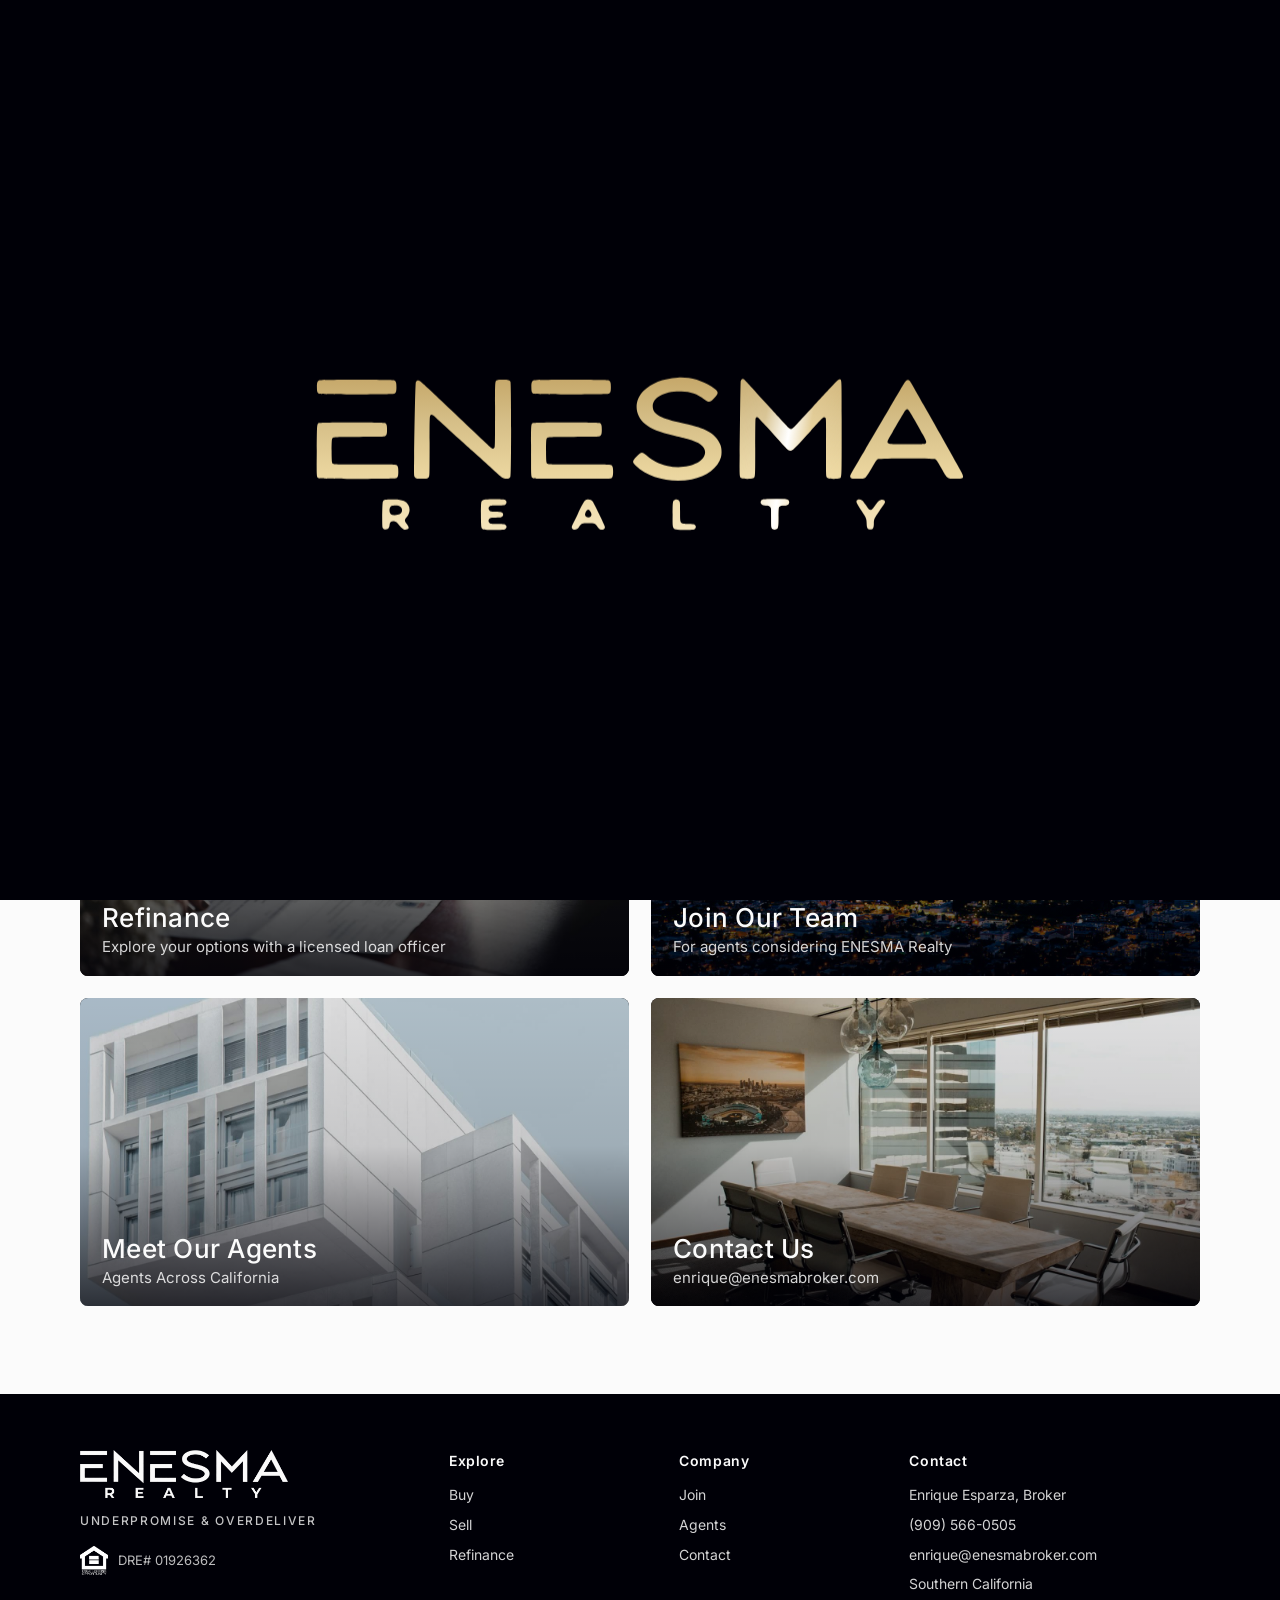
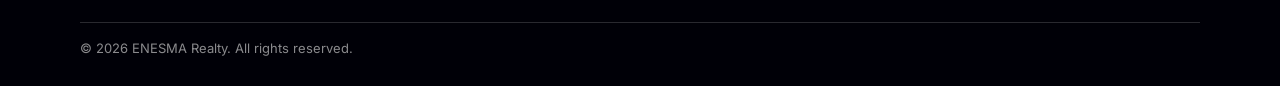
<file: index.html>
<!DOCTYPE html>
<html lang="en">
<head>
  <meta charset="utf-8">
  <meta name="viewport" content="width=device-width, initial-scale=1">
  <link rel="preload" as="video" href="https://agent.enesmarealty.com/assets/hero/hero-01-santa-monica.mp4?v=2" type="video/mp4">
  <link rel="stylesheet" href="css/site.css?v=12">
  <style>
    html, body { margin: 0; background: #fbfbfb; }
    #site-header { min-height: 64px; background: #000007; }
    .home-hero { --lockup: min(400px, 78vw); position: relative; display: grid; place-items: center; overflow: hidden; background: #000007; color: #fbfbfb; min-height: calc(var(--lockup) * 0.58); }
    .hero-lockup { width: var(--lockup); }
    .hero-logo { width: 100%; height: auto; }
    .hero-videos { position: absolute; inset: 0; }
    .hero-videos video { position: absolute; inset: 0; width: 100%; height: 100%; object-fit: cover; background: #000007; }
    html.brand-intro-pending, html.brand-intro-pending body { background: #000007; }
    html.brand-intro-pending body > :not(.brand-intro) { visibility: hidden; }
    html.brand-intro-pending .hero-videos, html.brand-intro-pending .hero-videos video { visibility: visible; }
  </style>
  <script>
    (function () {
      try {
        if (sessionStorage.getItem("enesma_intro_seen") === "1") return;
      } catch (e) {}
      try {
        if (window.matchMedia("(prefers-reduced-motion: reduce)").matches) return;
      } catch (e) {}
      document.documentElement.classList.add("brand-intro-pending");
    })();
  </script>
  <title>ENESMA Realty</title>
  <meta name="description" content="Southern California real estate. Buy, sell, refinance, or meet an agent. Underpromise and overdeliver.">
  <meta name="theme-color" content="#000007">
  <link rel="canonical" href="https://www.enesmarealty.com/">
  <link rel="icon" href="favicon-32.png" sizes="32x32" type="image/png">
  <link rel="apple-touch-icon" href="apple-touch-icon.png">
  <meta property="og:title" content="ENESMA Realty">
  <meta property="og:description" content="Southern California real estate. Buy, sell, refinance, or meet an agent. Underpromise and overdeliver.">
  <meta property="og:type" content="website">
  <meta property="og:url" content="https://www.enesmarealty.com/">
  <meta property="og:image" content="https://www.enesmarealty.com/assets/scenic-socal.jpg">
</head>
<body data-page="home" data-root="">
  <a class="skip" href="#main">Skip to content</a>
  <div id="site-header"></div>
  <noscript>
  <nav class="noscript-nav" aria-label="Primary"><a href="./">Home</a> <a href="buy/">Buy</a> <a href="sell/">Sell</a> <a href="refinance/">Refinance</a> <a href="join/">Join</a> <a href="agents/">Agents</a> <a href="contact/">Contact</a> <a href="https://agent.enesmarealty.com">AGENT LOGIN</a></nav>
  <div class="noscript-foot">
    <img src="assets/eho-white.png" alt="Equal Housing Opportunity" width="421" height="446">
    <span>DRE# 01926362</span>
    <a href="tel:+19095660505">(909) 566-0505</a>
    <a href="mailto:enrique@enesmabroker.com">enrique@enesmabroker.com</a>
  </div>
</noscript>
  <main id="main">
    <section class="home-hero">
      <div class="hero-videos" aria-hidden="true">
        <video class="over on" autoplay muted loop playsinline webkit-playsinline preload="auto" disablepictureinpicture disableremoteplayback src="https://agent.enesmarealty.com/assets/hero/hero-01-santa-monica.mp4?v=2"></video>
        <video class="under" muted playsinline webkit-playsinline preload="auto" disablepictureinpicture disableremoteplayback src="https://agent.enesmarealty.com/assets/hero/hero-02-hollywood.mp4?v=2"></video>
      </div>
      <div class="hero-lockup">
        <img class="hero-logo" src="assets/logo-white.png" width="1600" height="369" alt="ENESMA Realty">
        <p class="hero-kicker"><span>Southern California</span> <span>Real Estate</span></p>
        <div class="gold-rule" aria-hidden="true"></div>
        <p class="hero-slogan">Underpromise &amp; Overdeliver</p>
      </div>
    </section>
    <!-- Tile photos are compressed royalty-free images (Unsplash), chosen to match the previous home's subjects. -->
    <section class="home-tiles" aria-label="Start here">
      <div class="tile-grid">
        <a class="tile" href="buy/">
          <img src="assets/tiles/buy.jpg" width="1400" height="788" alt="">
          <span class="cap"><span class="dash" aria-hidden="true"></span><h2>Buy a Property</h2><p>Search, tour &amp; win the right home</p></span>
        </a>
        <a class="tile" href="sell/">
          <img src="assets/tiles/sell.jpg" width="1400" height="788" alt="">
          <span class="cap"><span class="dash" aria-hidden="true"></span><h2>Sell a Property</h2><p>Pricing, marketing &amp; a smooth close</p></span>
        </a>
        <a class="tile" href="refinance/">
          <img src="assets/tiles/refinance.jpg" width="1400" height="1050" alt="">
          <span class="cap"><span class="dash" aria-hidden="true"></span><h2>Refinance</h2><p>Explore your options with a licensed loan officer</p></span>
        </a>
        <a class="tile tile-join" href="join/">
          <img src="assets/tiles/join.jpg" width="1280" height="720" alt="">
          <span class="cap"><span class="dash" aria-hidden="true"></span><h2>Join Our Team</h2><p>For agents considering ENESMA Realty</p></span>
        </a>
        <a class="tile" href="agents/">
          <img src="assets/tiles/agents.jpg" width="1400" height="788" alt="">
          <span class="cap"><span class="dash" aria-hidden="true"></span><h2>Meet Our Agents</h2><p>Agents Across California</p></span>
        </a>
        <a class="tile" href="contact/">
          <img src="assets/tiles/contact.jpg" width="1400" height="788" alt="">
          <span class="cap"><span class="dash" aria-hidden="true"></span><h2>Contact Us</h2><p>enrique@enesmabroker.com</p></span>
        </a>
      </div>
    </section>
  </main>
  <div id="site-footer"></div>
  <script src="js/agents.js?v=6"></script>
  <script src="js/site.js?v=10"></script>
</body>
</html>
</file>
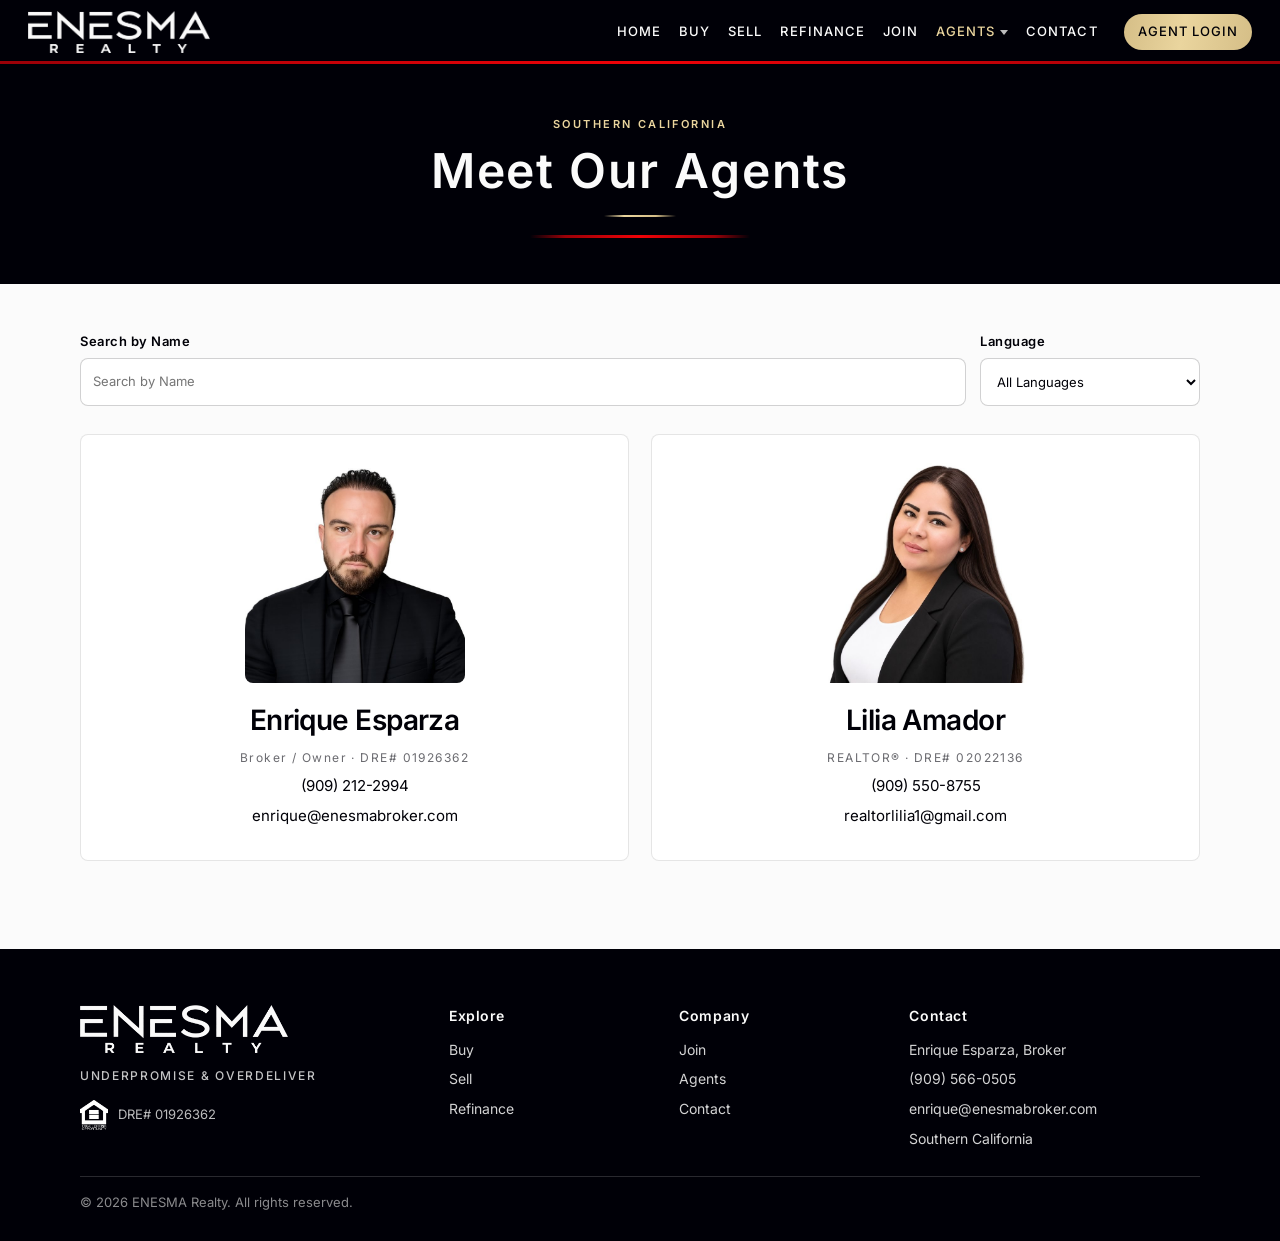
<file: agents/index.html>
<!DOCTYPE html>
<html lang="en">
<head>
  <meta charset="utf-8">
  <meta name="viewport" content="width=device-width, initial-scale=1">
  <title>Meet Our Agents · ENESMA Realty</title>
  <meta name="description" content="Meet the ENESMA Realty agents. Search by name or language, then open a profile.">
  <meta name="theme-color" content="#000007">
  <link rel="canonical" href="https://www.enesmarealty.com/agents/">
  <link rel="icon" href="../favicon-32.png" sizes="32x32" type="image/png">
  <link rel="apple-touch-icon" href="../apple-touch-icon.png">
  <meta property="og:title" content="Meet Our Agents · ENESMA Realty">
  <meta property="og:description" content="Meet the ENESMA Realty agents. Search by name or language, then open a profile.">
  <meta property="og:type" content="website">
  <meta property="og:url" content="https://www.enesmarealty.com/agents/">
  <meta property="og:image" content="https://www.enesmarealty.com/assets/scenic-socal.jpg">
  <link rel="stylesheet" href="../css/site.css?v=12">
</head>
<body data-page="agents" data-root="../">
  <a class="skip" href="#main">Skip to content</a>
  <div id="site-header"></div>
  <noscript>
  <nav class="noscript-nav" aria-label="Primary"><a href="../">Home</a> <a href="../buy/">Buy</a> <a href="../sell/">Sell</a> <a href="../refinance/">Refinance</a> <a href="../join/">Join</a> <a href="../agents/">Agents</a> <a href="../contact/">Contact</a> <a href="https://agent.enesmarealty.com">AGENT LOGIN</a></nav>
  <div class="noscript-foot">
    <img src="../assets/eho-white.png" alt="Equal Housing Opportunity" width="421" height="446">
    <span>DRE# 01926362</span>
    <a href="tel:+19095660505">(909) 566-0505</a>
    <a href="mailto:enrique@enesmabroker.com">enrique@enesmabroker.com</a>
  </div>
</noscript>
  <main id="main">
    <section class="page-hero">
      <p class="kicker">SOUTHERN CALIFORNIA</p>
      <h1>Meet Our Agents</h1>
      <div class="gold-rule" aria-hidden="true"></div>
      <div class="red-fade" aria-hidden="true"></div>
    </section>
    <section class="page-body">
      <div class="shell">
        <div class="roster-tools">
          <label class="roster-field">
            <span>Search by Name</span>
            <input id="agent-search" type="search" placeholder="Search by Name" autocomplete="off">
          </label>
          <label class="roster-field">
            <span>Language</span>
            <select id="agent-language">
              <option value="">All Languages</option>
            </select>
          </label>
        </div>
        <p class="roster-empty" id="agent-empty" hidden>No Agents Match That Search.</p>
        <noscript>
          <p class="agent-contact"><a href="enrique-esparza/">Enrique Esparza</a><a href="lilia-amador/">Lilia Amador</a></p>
        </noscript>
        <div class="roster" id="agent-roster"></div>
      </div>
    </section>
  </main>
  <div id="site-footer"></div>
  <script src="../js/agents.js?v=6"></script>
  <script src="../js/site.js?v=10"></script>
</body>
</html>
</file>
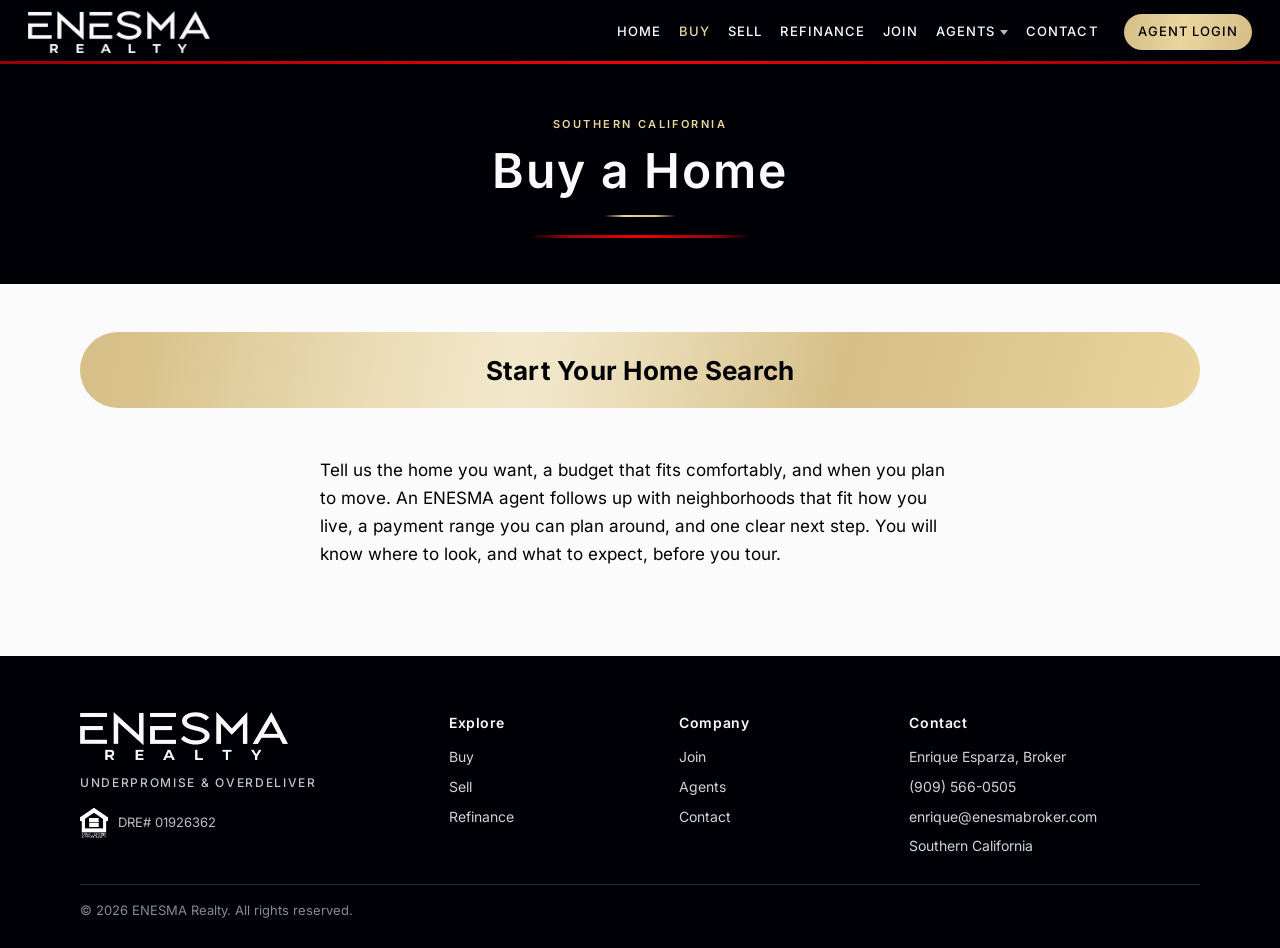
<file: buy/index.html>
<!DOCTYPE html>
<html lang="en">
<head>
  <meta charset="utf-8">
  <meta name="viewport" content="width=device-width, initial-scale=1">
  <title>Buy a Home · ENESMA Realty</title>
  <meta name="description" content="Tell us the home you want, a budget that fits, and when you plan to move. An ENESMA agent follows up with a clear next step.">
  <meta name="theme-color" content="#000007">
  <link rel="canonical" href="https://www.enesmarealty.com/buy/">
  <link rel="icon" href="../favicon-32.png" sizes="32x32" type="image/png">
  <link rel="apple-touch-icon" href="../apple-touch-icon.png">
  <meta property="og:title" content="Buy a Home · ENESMA Realty">
  <meta property="og:description" content="Tell us the home you want, a budget that fits, and when you plan to move. An ENESMA agent follows up with a clear next step.">
  <meta property="og:type" content="website">
  <meta property="og:url" content="https://www.enesmarealty.com/buy/">
  <meta property="og:image" content="https://www.enesmarealty.com/assets/scenic-socal.jpg">
  <link rel="stylesheet" href="../css/site.css?v=12">
</head>
<body data-page="buy" data-root="../">
  <a class="skip" href="#main">Skip to content</a>
  <div id="site-header"></div>
  <noscript>
  <nav class="noscript-nav" aria-label="Primary"><a href="../">Home</a> <a href="../buy/">Buy</a> <a href="../sell/">Sell</a> <a href="../refinance/">Refinance</a> <a href="../join/">Join</a> <a href="../agents/">Agents</a> <a href="../contact/">Contact</a> <a href="https://agent.enesmarealty.com">AGENT LOGIN</a></nav>
  <div class="noscript-foot">
    <img src="../assets/eho-white.png" alt="Equal Housing Opportunity" width="421" height="446">
    <span>DRE# 01926362</span>
    <a href="tel:+19095660505">(909) 566-0505</a>
    <a href="mailto:enrique@enesmabroker.com">enrique@enesmabroker.com</a>
  </div>
</noscript>
  <main id="main">
    <section class="page-hero">
      <p class="kicker">SOUTHERN CALIFORNIA</p>
      <h1>Buy a Home</h1>
      <div class="gold-rule" aria-hidden="true"></div>
      <div class="red-fade" aria-hidden="true"></div>
    </section>
    <section class="page-body">
      <div class="shell">
        <div class="cta-wrap cta-top">
          <a class="cta" href="https://app.enesmarealty.com/leadforms/buy.html" target="_blank" rel="noopener noreferrer">Start Your Home Search<span class="sr-only"> (opens in a new tab)</span></a>
        </div>
        <div class="copy">
          <p>Tell us the home you want, a budget that fits comfortably, and when you plan to move. An ENESMA agent follows up with neighborhoods that fit how you live, a payment range you can plan around, and one clear next step. You will know where to look, and what to expect, before you tour.</p>
        </div>
      </div>
    </section>
  </main>
  <div id="site-footer"></div>
  <script src="../js/agents.js?v=6"></script>
  <script src="../js/site.js?v=10"></script>
</body>
</html>
</file>
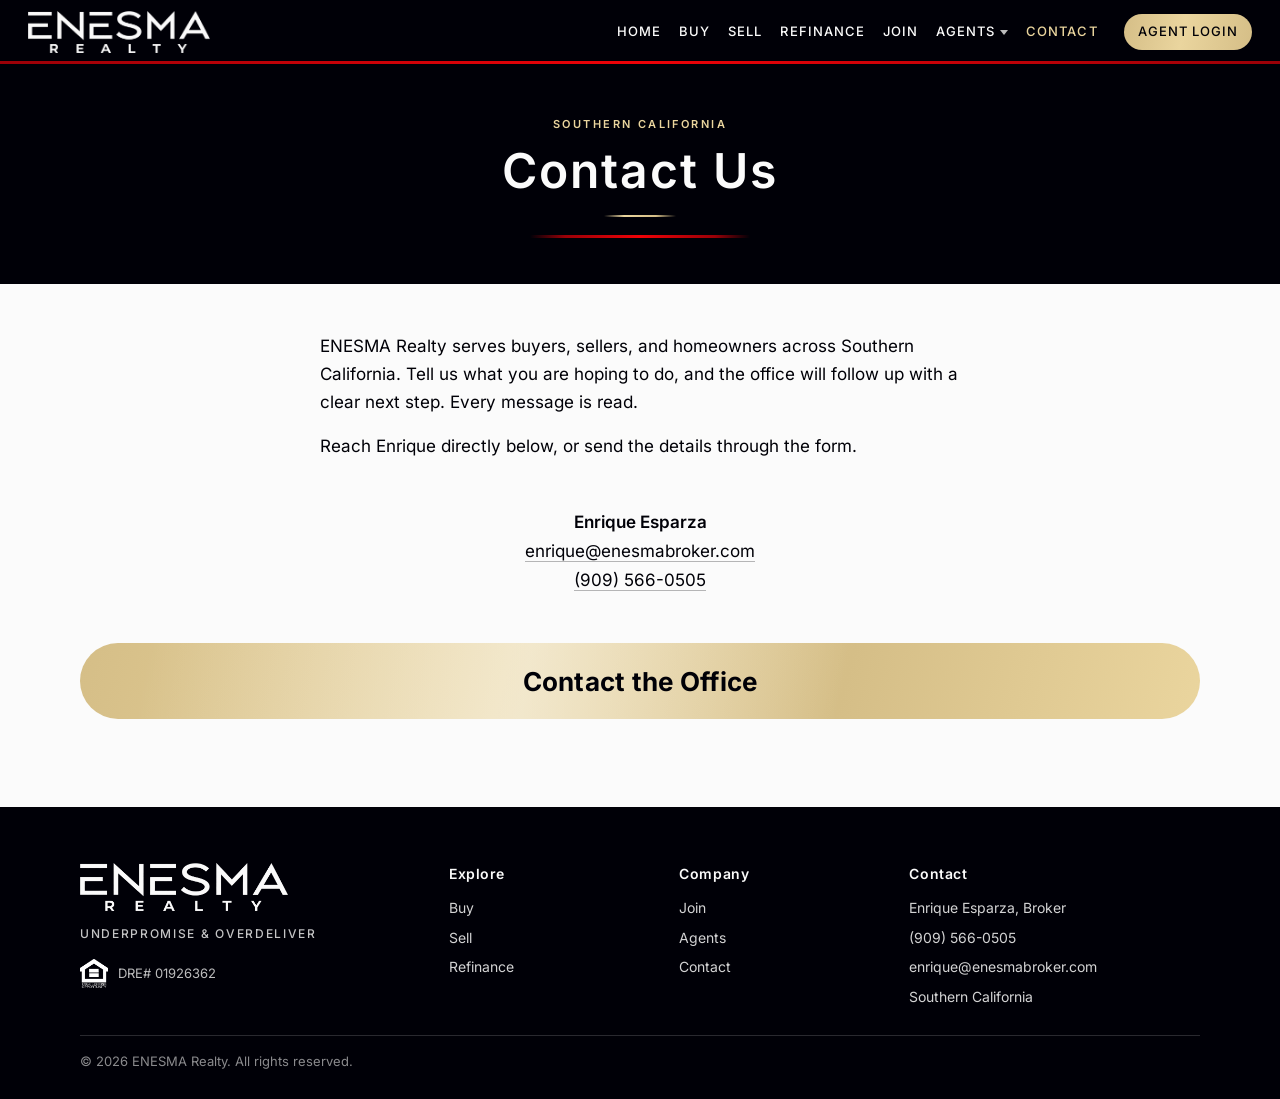
<file: contact/index.html>
<!DOCTYPE html>
<html lang="en">
<head>
  <meta charset="utf-8">
  <meta name="viewport" content="width=device-width, initial-scale=1">
  <title>Contact · ENESMA Realty</title>
  <meta name="description" content="ENESMA Realty serves buyers, sellers, and homeowners across Southern California. Reach Enrique Esparza at enrique@enesmabroker.com or (909) 566-0505.">
  <meta name="theme-color" content="#000007">
  <link rel="canonical" href="https://www.enesmarealty.com/contact/">
  <link rel="icon" href="../favicon-32.png" sizes="32x32" type="image/png">
  <link rel="apple-touch-icon" href="../apple-touch-icon.png">
  <meta property="og:title" content="Contact · ENESMA Realty">
  <meta property="og:description" content="ENESMA Realty serves buyers, sellers, and homeowners across Southern California. Reach Enrique Esparza at enrique@enesmabroker.com or (909) 566-0505.">
  <meta property="og:type" content="website">
  <meta property="og:url" content="https://www.enesmarealty.com/contact/">
  <meta property="og:image" content="https://www.enesmarealty.com/assets/scenic-socal.jpg">
  <link rel="stylesheet" href="../css/site.css?v=12">
</head>
<body data-page="contact" data-root="../">
  <a class="skip" href="#main">Skip to content</a>
  <div id="site-header"></div>
  <noscript>
  <nav class="noscript-nav" aria-label="Primary"><a href="../">Home</a> <a href="../buy/">Buy</a> <a href="../sell/">Sell</a> <a href="../refinance/">Refinance</a> <a href="../join/">Join</a> <a href="../agents/">Agents</a> <a href="../contact/">Contact</a> <a href="https://agent.enesmarealty.com">AGENT LOGIN</a></nav>
  <div class="noscript-foot">
    <img src="../assets/eho-white.png" alt="Equal Housing Opportunity" width="421" height="446">
    <span>DRE# 01926362</span>
    <a href="tel:+19095660505">(909) 566-0505</a>
    <a href="mailto:enrique@enesmabroker.com">enrique@enesmabroker.com</a>
  </div>
</noscript>
  <main id="main">
    <section class="page-hero">
      <p class="kicker">SOUTHERN CALIFORNIA</p>
      <h1>Contact Us</h1>
      <div class="gold-rule" aria-hidden="true"></div>
      <div class="red-fade" aria-hidden="true"></div>
    </section>
    <section class="page-body">
      <div class="shell">
        <div class="copy">
          <p>ENESMA Realty serves buyers, sellers, and homeowners across Southern California. Tell us what you are hoping to do, and the office will follow up with a clear next step. Every message is read.</p>
          <p>Reach Enrique directly below, or send the details through the form.</p>
        </div>
        <div class="contact-lines">
          <p class="contact-name">Enrique Esparza</p>
          <p><a href="mailto:enrique@enesmabroker.com">enrique@enesmabroker.com</a></p>
          <p><a href="tel:+19095660505">(909) 566-0505</a></p>
        </div>
        <div class="cta-wrap">
          <a class="cta" href="https://app.enesmarealty.com/leadforms/contact.html" target="_blank" rel="noopener noreferrer">Contact the Office<span class="sr-only"> (opens in a new tab)</span></a>
        </div>
      </div>
    </section>
  </main>
  <div id="site-footer"></div>
  <script src="../js/agents.js?v=6"></script>
  <script src="../js/site.js?v=10"></script>
</body>
</html>
</file>
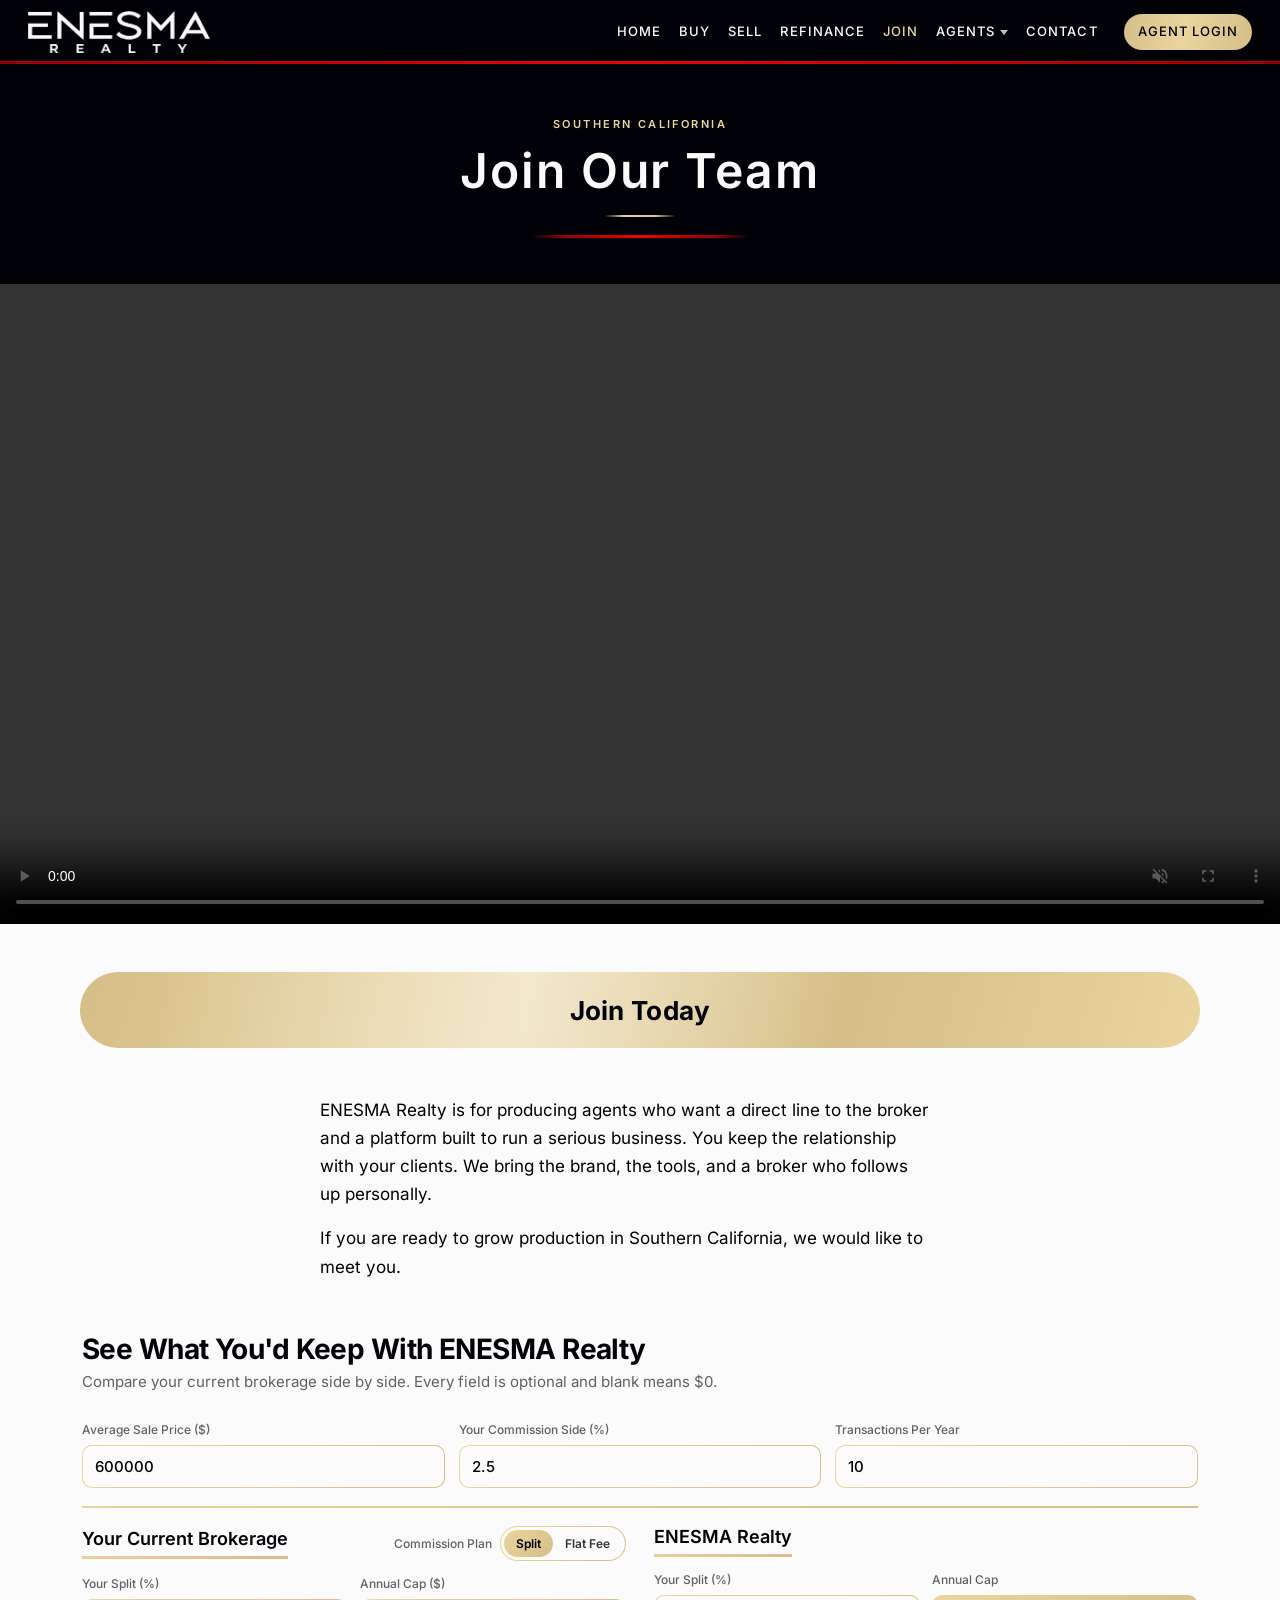
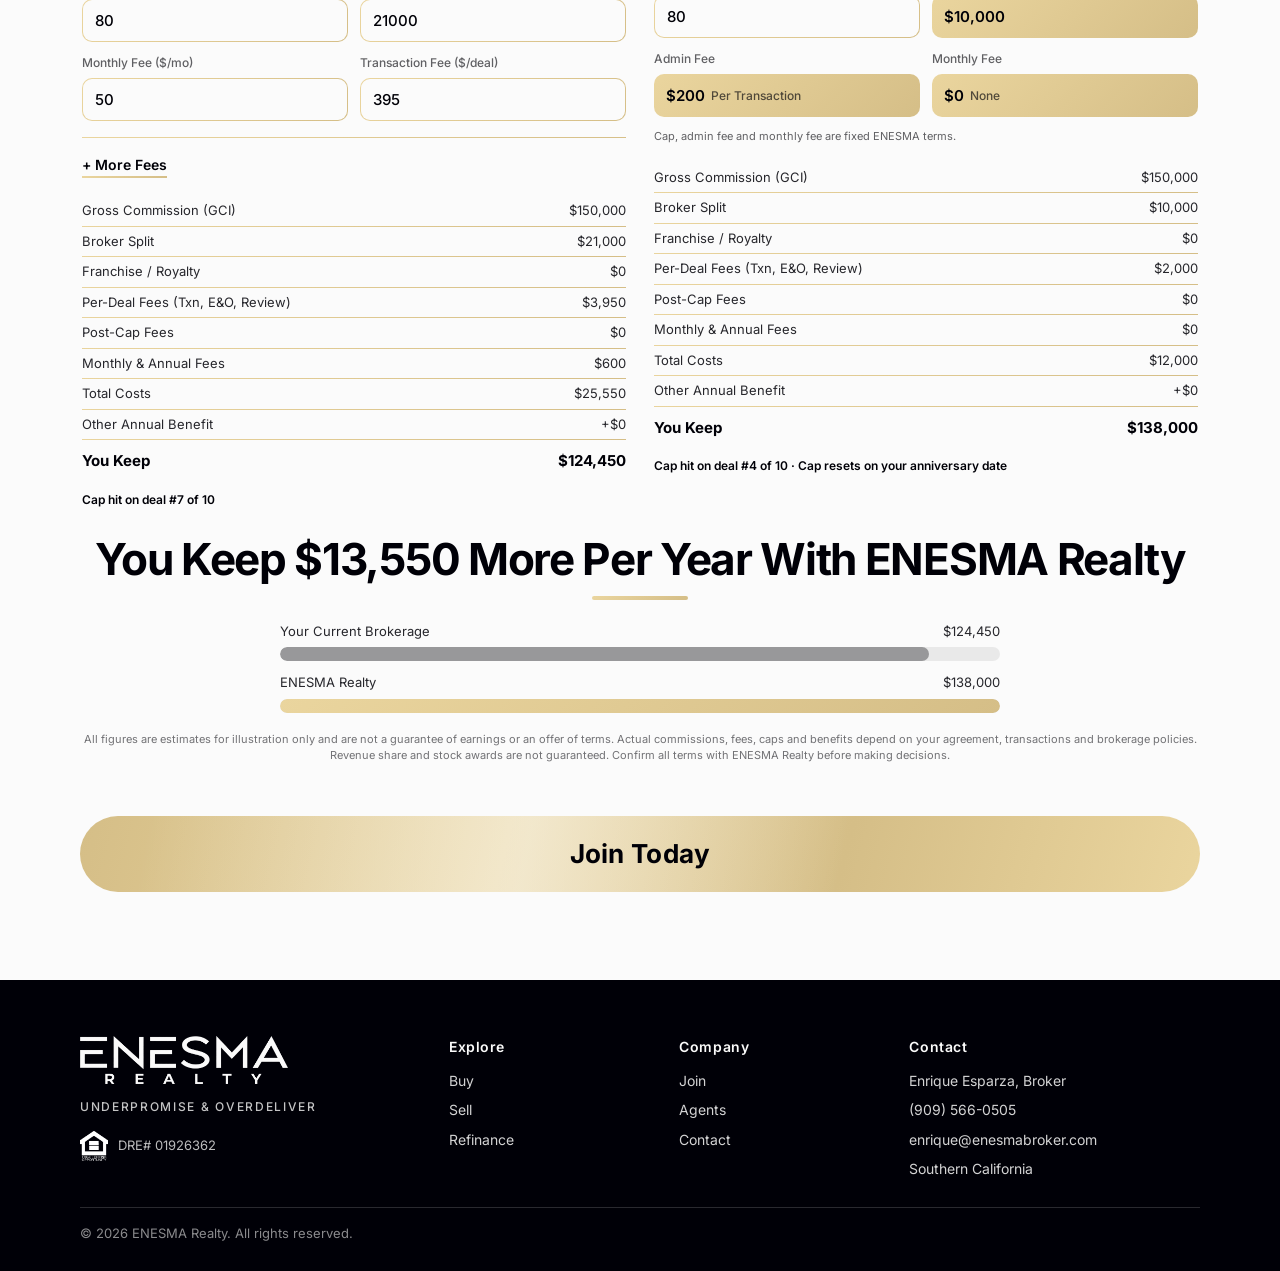
<file: join/index.html>
<!DOCTYPE html>
<html lang="en">
<head>
  <meta charset="utf-8">
  <meta name="viewport" content="width=device-width, initial-scale=1">
  <link rel="preload" as="video" href="../assets/promo/enesma-platform.mp4?v=2" type="video/mp4" fetchpriority="high">
  <style>
    html, body { margin: 0; background: #fbfbfb; color: #000007; font-family: Inter, "Helvetica Neue", Helvetica, Arial, sans-serif; }
    #site-header { min-height: 64px; background: #000007; }
    .page-hero { background: #000007; color: #fbfbfb; text-align: center; padding: 52px 20px 46px; }
    .page-hero h1 { margin: 0; font-size: clamp(28px, 7vw, 48px); font-weight: 600; letter-spacing: 0.04em; line-height: 1.1; }
    .kicker { margin: 0 0 12px; font-size: 11px; letter-spacing: 0.22em; font-weight: 600; color: #ead59e; }
    .promo-bleed { margin: 0; background: #000007; }
    .promo-bleed video { display: block; width: 100%; height: auto; background: #000007; }
  </style>
  <title>Join Our Team · ENESMA Realty</title>
  <meta name="description" content="ENESMA Realty is for producing agents who want a direct line to the broker and a platform built to run a serious business.">
  <meta name="theme-color" content="#000007">
  <link rel="canonical" href="https://www.enesmarealty.com/join/">
  <link rel="icon" href="../favicon-32.png" sizes="32x32" type="image/png">
  <link rel="apple-touch-icon" href="../apple-touch-icon.png">
  <meta property="og:title" content="Join Our Team · ENESMA Realty">
  <meta property="og:description" content="ENESMA Realty is for producing agents who want a direct line to the broker and a platform built to run a serious business.">
  <meta property="og:type" content="website">
  <meta property="og:url" content="https://www.enesmarealty.com/join/">
  <meta property="og:image" content="https://www.enesmarealty.com/assets/scenic-socal.jpg">
</head>
<body data-page="join" data-root="../">
  <a class="skip" href="#main">Skip to content</a>
  <div id="site-header"></div>
  <noscript>
  <nav class="noscript-nav" aria-label="Primary"><a href="../">Home</a> <a href="../buy/">Buy</a> <a href="../sell/">Sell</a> <a href="../refinance/">Refinance</a> <a href="../join/">Join</a> <a href="../agents/">Agents</a> <a href="../contact/">Contact</a> <a href="https://agent.enesmarealty.com">AGENT LOGIN</a></nav>
  <div class="noscript-foot">
    <img src="../assets/eho-white.png" alt="Equal Housing Opportunity" width="421" height="446">
    <span>DRE# 01926362</span>
    <a href="tel:+19095660505">(909) 566-0505</a>
    <a href="mailto:enrique@enesmabroker.com">enrique@enesmabroker.com</a>
  </div>
</noscript>
  <main id="main">
    <section class="page-hero">
      <p class="kicker">SOUTHERN CALIFORNIA</p>
      <h1>Join Our Team</h1>
      <div class="gold-rule" aria-hidden="true"></div>
      <div class="red-fade" aria-hidden="true"></div>
    </section>
    <figure class="promo promo-bleed">
      <video id="join-promo" controls autoplay muted loop playsinline webkit-playsinline preload="auto" fetchpriority="high" data-autoplay src="../assets/promo/enesma-platform.mp4?v=2" width="1280" height="720" aria-label="The ENESMA Platform">
        <a href="../assets/promo/enesma-platform.mp4?v=2">Watch the ENESMA Platform Video</a>
      </video>
      <script>
        (function () {
          var v = document.getElementById("join-promo");
          if (!v) return;
          v.muted = true;
          v.defaultMuted = true;
          v.playsInline = true;
          var result = v.play();
          if (result && result.catch) result.catch(function () {});
        })();
      </script>
    </figure>
    <link rel="stylesheet" href="../css/site.css?v=12">
    <link rel="stylesheet" href="../css/join-calculator.css?v=1">
    <section class="page-body">
      <div class="shell">
        <div class="cta-wrap cta-top">
          <a class="cta" href="https://app.enesmarealty.com/leadforms/join.html" target="_blank" rel="noopener noreferrer">Join Today<span class="sr-only"> (opens in a new tab)</span></a>
        </div>
        <div class="copy">
          <p>ENESMA Realty is for producing agents who want a direct line to the broker and a platform built to run a serious business. You keep the relationship with your clients. We bring the brand, the tools, and a broker who follows up personally.</p>
          <p>If you are ready to grow production in Southern California, we would like to meet you.</p>
        </div>
        <div id="join-calculator" aria-labelledby="join-calculator-title">
          <div class="wrap">
            <h2 class="calc-title" id="join-calculator-title">See What You'd Keep With ENESMA Realty</h2>
            <p class="sub">Compare your current brokerage side by side. Every field is optional and blank means $0.</p>
            <div class="card inputs" id="jc-glob"></div>
            <div class="cols">
              <div class="card col" id="jc-c0"></div>
              <div class="card col en" id="jc-c1"></div>
            </div>
            <div class="hero">
              <div class="head" id="jc-head"></div>
              <div class="bars" id="jc-bars"></div>
            </div>
            <p class="fine">All figures are estimates for illustration only and are not a guarantee of earnings or an offer of terms. Actual commissions, fees, caps and benefits depend on your agreement, transactions and brokerage policies. Revenue share and stock awards are not guaranteed. Confirm all terms with ENESMA Realty before making decisions.</p>
          </div>
        </div>
        <div class="cta-wrap">
          <a class="cta" href="https://app.enesmarealty.com/leadforms/join.html" target="_blank" rel="noopener noreferrer">Join Today<span class="sr-only"> (opens in a new tab)</span></a>
        </div>
      </div>
    </section>
  </main>
  <div id="site-footer"></div>
  <script src="../js/agents.js?v=6"></script>
  <script src="../js/site.js?v=10"></script>
  <script src="../js/join-calculator.js?v=1"></script>
</body>
</html>
</file>
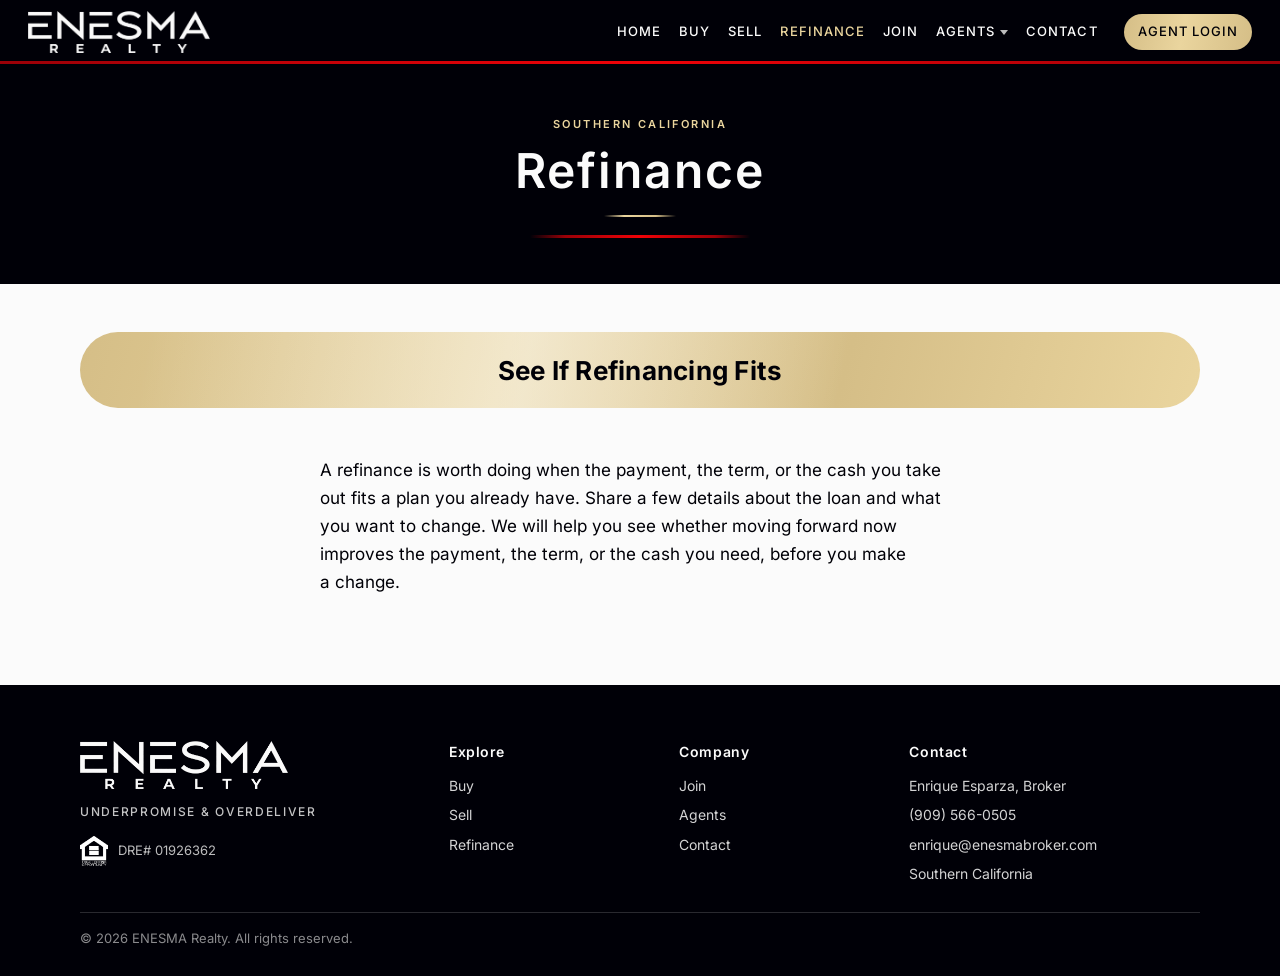
<file: refinance/index.html>
<!DOCTYPE html>
<html lang="en">
<head>
  <meta charset="utf-8">
  <meta name="viewport" content="width=device-width, initial-scale=1">
  <title>Refinance · ENESMA Realty</title>
  <meta name="description" content="Share a few details. We will help you see whether a refinance fits the payment, term, or cash you have in mind.">
  <meta name="theme-color" content="#000007">
  <link rel="canonical" href="https://www.enesmarealty.com/refinance/">
  <link rel="icon" href="../favicon-32.png" sizes="32x32" type="image/png">
  <link rel="apple-touch-icon" href="../apple-touch-icon.png">
  <meta property="og:title" content="Refinance · ENESMA Realty">
  <meta property="og:description" content="Share a few details. We will help you see whether a refinance fits the payment, term, or cash you have in mind.">
  <meta property="og:type" content="website">
  <meta property="og:url" content="https://www.enesmarealty.com/refinance/">
  <meta property="og:image" content="https://www.enesmarealty.com/assets/scenic-socal.jpg">
  <link rel="stylesheet" href="../css/site.css?v=12">
</head>
<body data-page="refinance" data-root="../">
  <a class="skip" href="#main">Skip to content</a>
  <div id="site-header"></div>
  <noscript>
  <nav class="noscript-nav" aria-label="Primary"><a href="../">Home</a> <a href="../buy/">Buy</a> <a href="../sell/">Sell</a> <a href="../refinance/">Refinance</a> <a href="../join/">Join</a> <a href="../agents/">Agents</a> <a href="../contact/">Contact</a> <a href="https://agent.enesmarealty.com">AGENT LOGIN</a></nav>
  <div class="noscript-foot">
    <img src="../assets/eho-white.png" alt="Equal Housing Opportunity" width="421" height="446">
    <span>DRE# 01926362</span>
    <a href="tel:+19095660505">(909) 566-0505</a>
    <a href="mailto:enrique@enesmabroker.com">enrique@enesmabroker.com</a>
  </div>
</noscript>
  <main id="main">
    <section class="page-hero">
      <p class="kicker">SOUTHERN CALIFORNIA</p>
      <h1>Refinance</h1>
      <div class="gold-rule" aria-hidden="true"></div>
      <div class="red-fade" aria-hidden="true"></div>
    </section>
    <section class="page-body">
      <div class="shell">
        <div class="cta-wrap cta-top">
          <a class="cta" href="https://app.enesmarealty.com/leadforms/refinance.html" target="_blank" rel="noopener noreferrer">See If Refinancing Fits<span class="sr-only"> (opens in a new tab)</span></a>
        </div>
        <div class="copy">
          <p>A refinance is worth doing when the payment, the term, or the cash you take out fits a plan you already have. Share a few details about the loan and what you want to change. We will help you see whether moving forward now improves the payment, the term, or the cash you need, before you make a change.</p>
        </div>
      </div>
    </section>
  </main>
  <div id="site-footer"></div>
  <script src="../js/agents.js?v=6"></script>
  <script src="../js/site.js?v=10"></script>
</body>
</html>
</file>
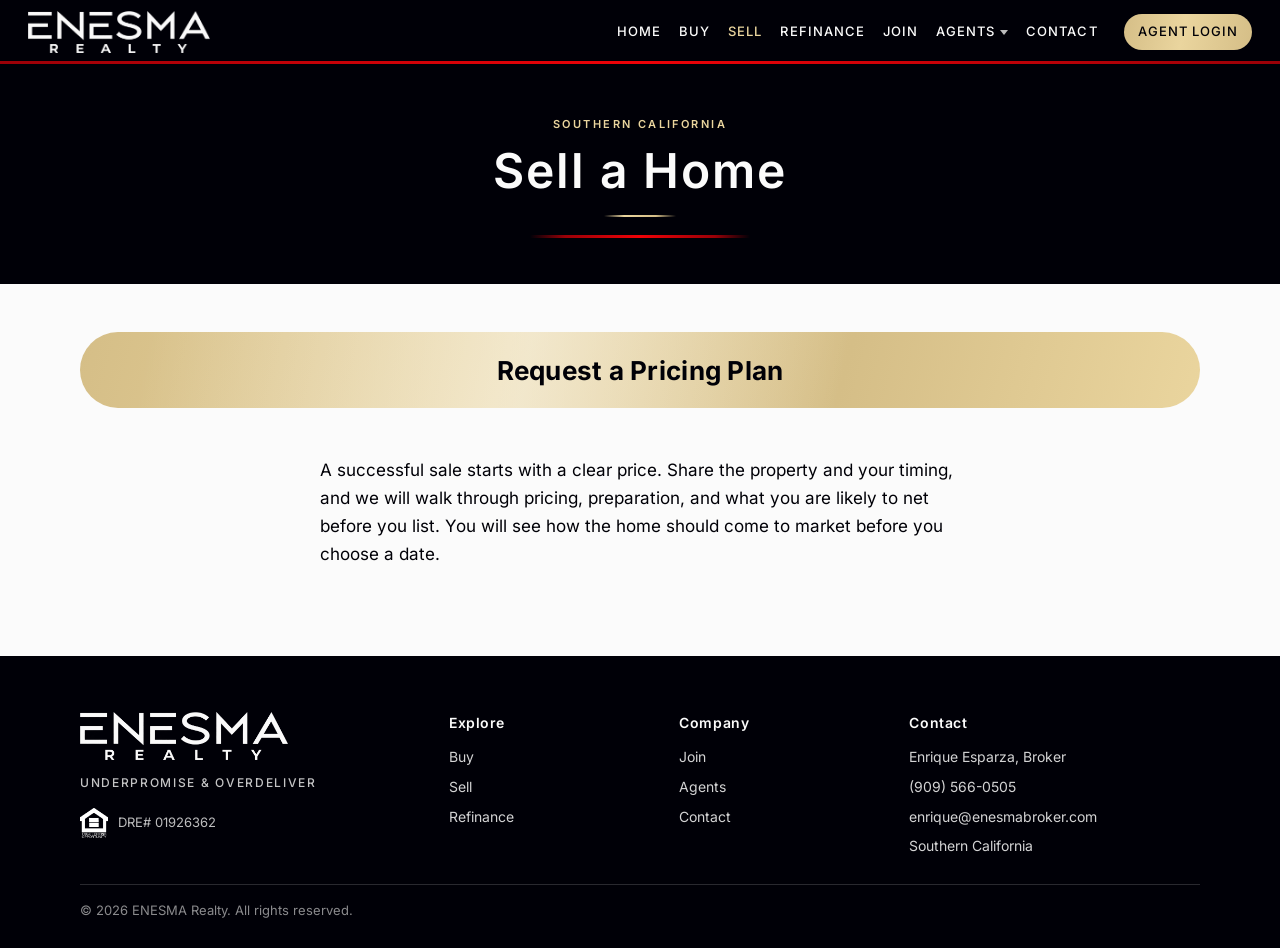
<file: sell/index.html>
<!DOCTYPE html>
<html lang="en">
<head>
  <meta charset="utf-8">
  <meta name="viewport" content="width=device-width, initial-scale=1">
  <title>Sell a Home · ENESMA Realty</title>
  <meta name="description" content="Share the property and your timing. We prepare pricing, a prep plan, and what you are likely to net.">
  <meta name="theme-color" content="#000007">
  <link rel="canonical" href="https://www.enesmarealty.com/sell/">
  <link rel="icon" href="../favicon-32.png" sizes="32x32" type="image/png">
  <link rel="apple-touch-icon" href="../apple-touch-icon.png">
  <meta property="og:title" content="Sell a Home · ENESMA Realty">
  <meta property="og:description" content="Share the property and your timing. We prepare pricing, a prep plan, and what you are likely to net.">
  <meta property="og:type" content="website">
  <meta property="og:url" content="https://www.enesmarealty.com/sell/">
  <meta property="og:image" content="https://www.enesmarealty.com/assets/scenic-socal.jpg">
  <link rel="stylesheet" href="../css/site.css?v=12">
</head>
<body data-page="sell" data-root="../">
  <a class="skip" href="#main">Skip to content</a>
  <div id="site-header"></div>
  <noscript>
  <nav class="noscript-nav" aria-label="Primary"><a href="../">Home</a> <a href="../buy/">Buy</a> <a href="../sell/">Sell</a> <a href="../refinance/">Refinance</a> <a href="../join/">Join</a> <a href="../agents/">Agents</a> <a href="../contact/">Contact</a> <a href="https://agent.enesmarealty.com">AGENT LOGIN</a></nav>
  <div class="noscript-foot">
    <img src="../assets/eho-white.png" alt="Equal Housing Opportunity" width="421" height="446">
    <span>DRE# 01926362</span>
    <a href="tel:+19095660505">(909) 566-0505</a>
    <a href="mailto:enrique@enesmabroker.com">enrique@enesmabroker.com</a>
  </div>
</noscript>
  <main id="main">
    <section class="page-hero">
      <p class="kicker">SOUTHERN CALIFORNIA</p>
      <h1>Sell a Home</h1>
      <div class="gold-rule" aria-hidden="true"></div>
      <div class="red-fade" aria-hidden="true"></div>
    </section>
    <section class="page-body">
      <div class="shell">
        <div class="cta-wrap cta-top">
          <a class="cta" href="https://app.enesmarealty.com/leadforms/sell.html" target="_blank" rel="noopener noreferrer">Request a Pricing Plan<span class="sr-only"> (opens in a new tab)</span></a>
        </div>
        <div class="copy">
          <p>A successful sale starts with a clear price. Share the property and your timing, and we will walk through pricing, preparation, and what you are likely to net before you list. You will see how the home should come to market before you choose a date.</p>
        </div>
      </div>
    </section>
  </main>
  <div id="site-footer"></div>
  <script src="../js/agents.js?v=6"></script>
  <script src="../js/site.js?v=10"></script>
</body>
</html>
</file>
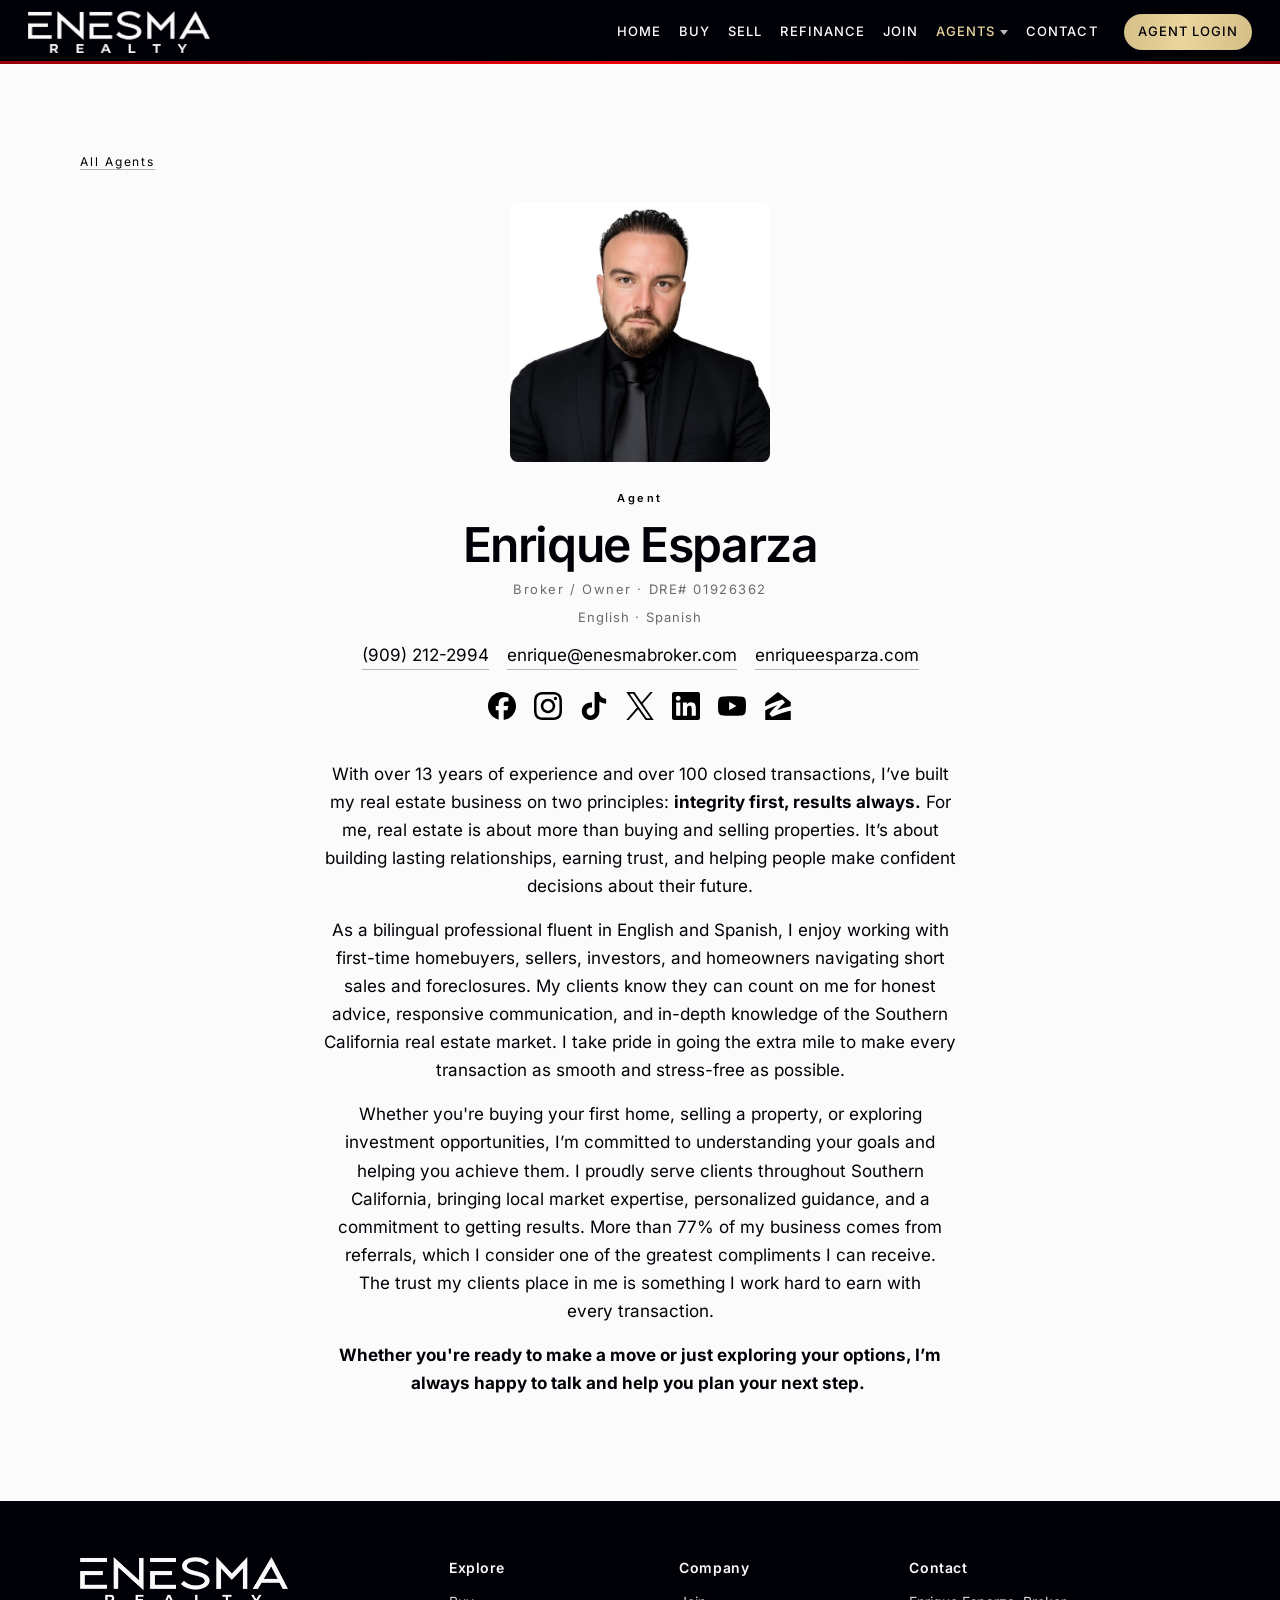
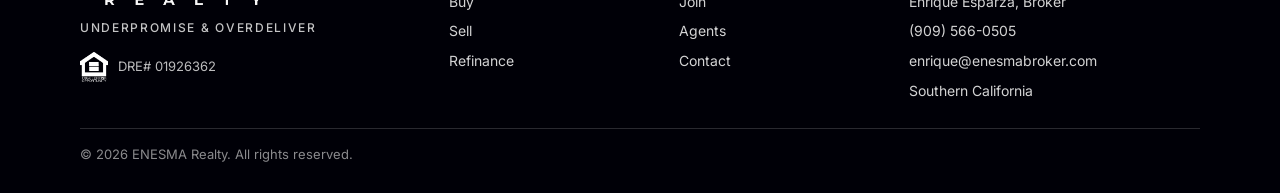
<file: agents/enrique-esparza/index.html>
<!DOCTYPE html>
<html lang="en">
<head>
  <meta charset="utf-8">
  <meta name="viewport" content="width=device-width, initial-scale=1">
  <title>Enrique Esparza · ENESMA Realty</title>
  <meta name="description" content="Broker / Owner. Direct (909) 212-2994. enrique@enesmabroker.com. DRE# 01926362.">
  <meta name="theme-color" content="#000007">
  <link rel="canonical" href="https://www.enesmarealty.com/agents/enrique-esparza/">
  <link rel="icon" href="../../favicon-32.png" sizes="32x32" type="image/png">
  <link rel="apple-touch-icon" href="../../apple-touch-icon.png">
  <meta property="og:title" content="Enrique Esparza · ENESMA Realty">
  <meta property="og:description" content="Broker / Owner. Direct (909) 212-2994. enrique@enesmabroker.com. DRE# 01926362.">
  <meta property="og:type" content="website">
  <meta property="og:url" content="https://www.enesmarealty.com/agents/enrique-esparza/">
  <meta property="og:image" content="https://www.enesmarealty.com/assets/agents/enrique.jpg">
  <link rel="stylesheet" href="../../css/site.css?v=12">
</head>
<body data-page="agents" data-root="../../" data-agent="enrique-esparza">
  <a class="skip" href="#main">Skip to content</a>
  <div id="site-header"></div>
  <noscript>
  <nav class="noscript-nav" aria-label="Primary"><a href="../../">Home</a> <a href="../../buy/">Buy</a> <a href="../../sell/">Sell</a> <a href="../../refinance/">Refinance</a> <a href="../../join/">Join</a> <a href="../../agents/">Agents</a> <a href="../../contact/">Contact</a> <a href="https://agent.enesmarealty.com">AGENT LOGIN</a></nav>
  <div class="noscript-foot">
    <img src="../../assets/eho-white.png" alt="Equal Housing Opportunity" width="421" height="446">
    <span>DRE# 01926362</span>
    <a href="tel:+19095660505">(909) 566-0505</a>
    <a href="mailto:enrique@enesmabroker.com">enrique@enesmabroker.com</a>
  </div>
</noscript>
  <main id="main">
    <noscript>
      <section class="page-body agent-layout">
        <div class="shell">
          <p class="back"><a href="../">All Agents</a></p>
          <h1 class="agent-name">Enrique Esparza</h1>
          <p class="agent-role">BROKER / OWNER · DRE# 01926362</p>
          <p class="agent-contact">
            <a href="tel:+19092122994">(909) 212-2994</a>
            <a href="mailto:enrique@enesmabroker.com">enrique@enesmabroker.com</a>
          </p>
        </div>
      </section>
    </noscript>
  </main>
  <div id="site-footer"></div>
  <script src="../../js/agents.js?v=6"></script>
  <script src="../../js/site.js?v=10"></script>
</body>
</html>
</file>
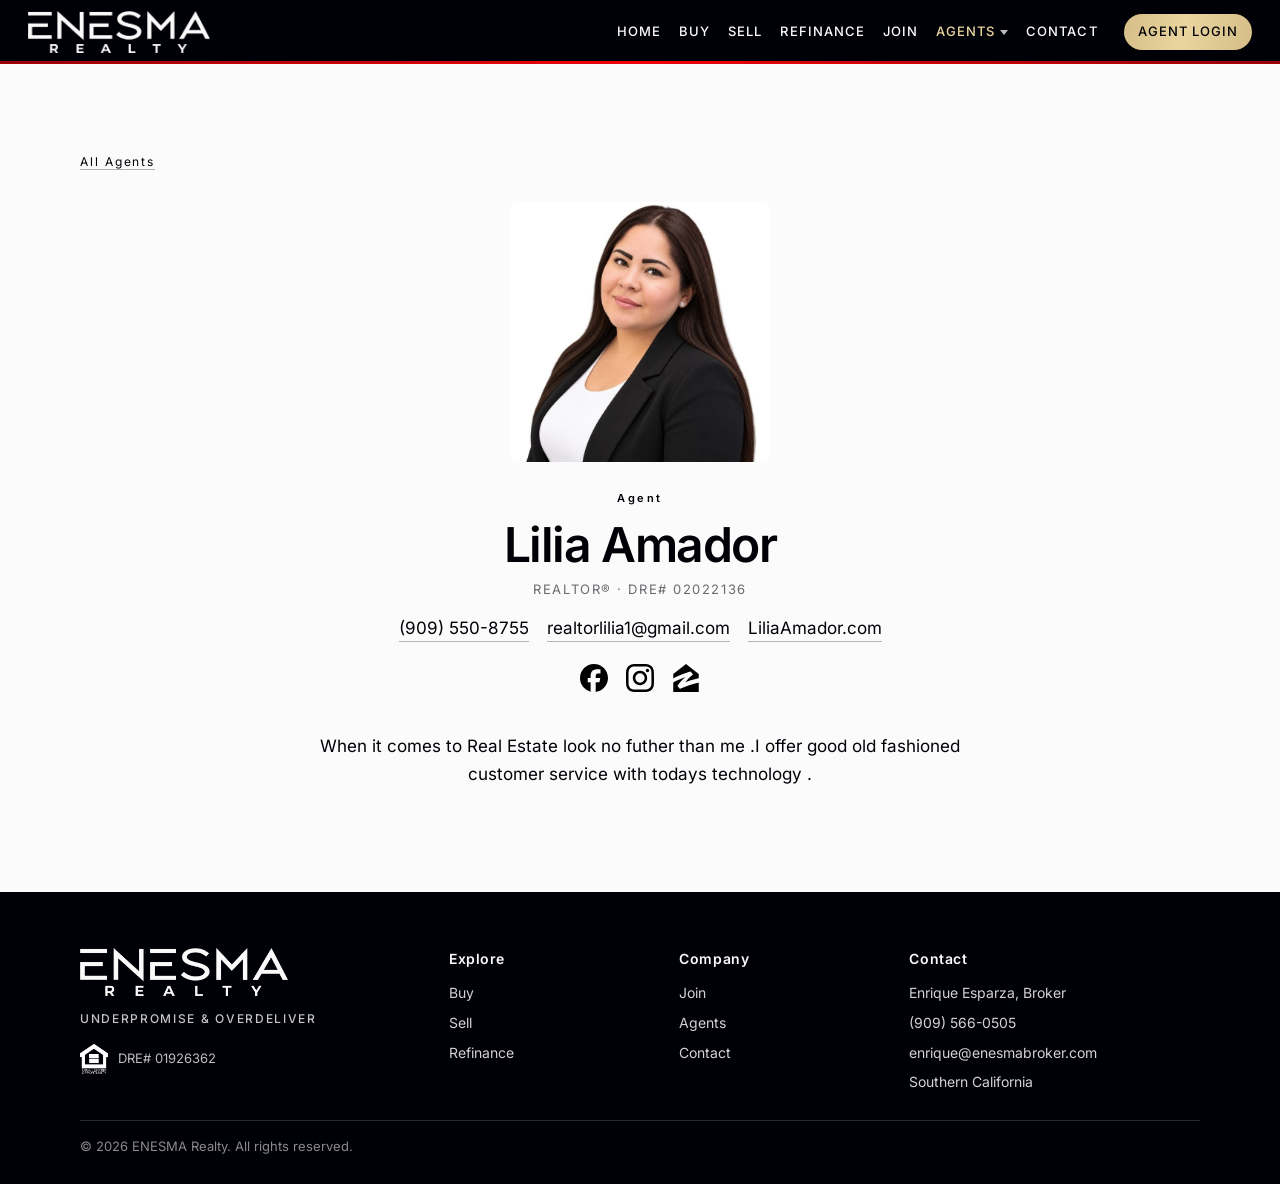
<file: agents/lilia-amador/index.html>
<!DOCTYPE html>
<html lang="en">
<head>
  <meta charset="utf-8">
  <meta name="viewport" content="width=device-width, initial-scale=1">
  <title>Lilia Amador · ENESMA Realty</title>
  <meta name="description" content="REALTOR®. (909) 550-8755. DRE# 02022136.">
  <meta name="theme-color" content="#000007">
  <link rel="canonical" href="https://www.enesmarealty.com/agents/lilia-amador/">
  <link rel="icon" href="../../favicon-32.png" sizes="32x32" type="image/png">
  <link rel="apple-touch-icon" href="../../apple-touch-icon.png">
  <meta property="og:title" content="Lilia Amador · ENESMA Realty">
  <meta property="og:description" content="REALTOR®. (909) 550-8755. DRE# 02022136.">
  <meta property="og:type" content="website">
  <meta property="og:url" content="https://www.enesmarealty.com/agents/lilia-amador/">
  <meta property="og:image" content="https://www.enesmarealty.com/assets/agents/lilia.jpg">
  <link rel="stylesheet" href="../../css/site.css?v=12">
</head>
<body data-page="agents" data-root="../../" data-agent="lilia-amador">
  <a class="skip" href="#main">Skip to content</a>
  <div id="site-header"></div>
  <noscript>
  <nav class="noscript-nav" aria-label="Primary"><a href="../../">Home</a> <a href="../../buy/">Buy</a> <a href="../../sell/">Sell</a> <a href="../../refinance/">Refinance</a> <a href="../../join/">Join</a> <a href="../../agents/">Agents</a> <a href="../../contact/">Contact</a> <a href="https://agent.enesmarealty.com">AGENT LOGIN</a></nav>
  <div class="noscript-foot">
    <img src="../../assets/eho-white.png" alt="Equal Housing Opportunity" width="421" height="446">
    <span>DRE# 01926362</span>
    <a href="tel:+19095660505">(909) 566-0505</a>
    <a href="mailto:enrique@enesmabroker.com">enrique@enesmabroker.com</a>
  </div>
</noscript>
  <main id="main">
    <noscript>
      <section class="page-body agent-layout">
        <div class="shell">
          <p class="back"><a href="../">All Agents</a></p>
          <h1 class="agent-name">Lilia Amador</h1>
          <p class="agent-role">REALTOR® · DRE# 02022136</p>
          <p class="agent-contact">
            <a href="tel:+19095508755">(909) 550-8755</a>
            <a href="mailto:realtorlilia1@gmail.com">realtorlilia1@gmail.com</a>
          </p>
        </div>
      </section>
    </noscript>
  </main>
  <div id="site-footer"></div>
  <script src="../../js/agents.js?v=6"></script>
  <script src="../../js/site.js?v=10"></script>
</body>
</html>
</file>
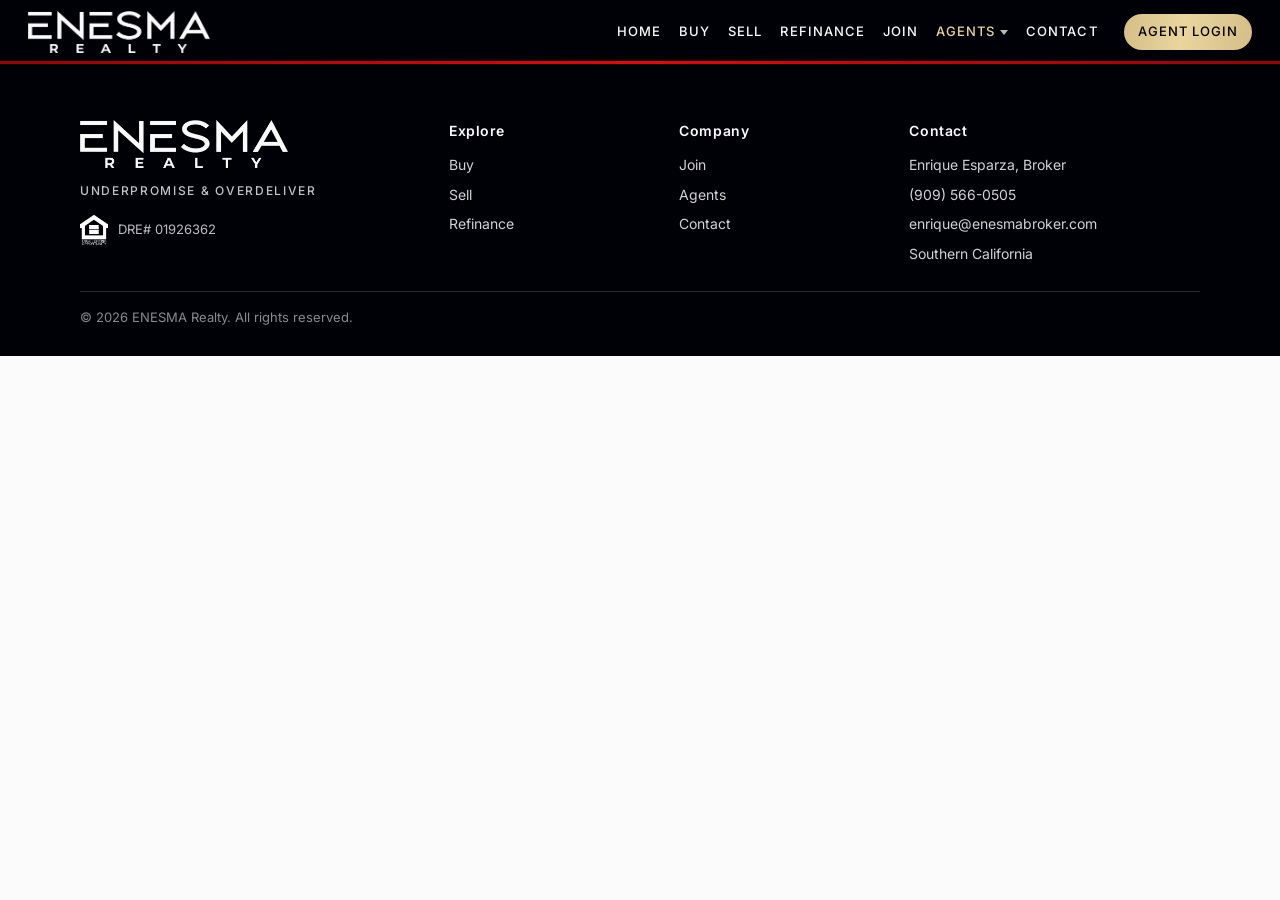
<file: agents/profile/index.html>
<!DOCTYPE html>
<html lang="en">
<head>
  <meta charset="utf-8">
  <meta name="viewport" content="width=device-width, initial-scale=1">
  <title>Agent · ENESMA Realty</title>
  <meta name="description" content="ENESMA Realty agent profile.">
  <meta name="theme-color" content="#000007">
  <link rel="canonical" href="https://www.enesmarealty.com/agents/profile/">
  <link rel="icon" href="../../favicon-32.png" sizes="32x32" type="image/png">
  <link rel="apple-touch-icon" href="../../apple-touch-icon.png">
  <link rel="stylesheet" href="../../css/site.css?v=12">
</head>
<body data-page="agents" data-root="../../">
  <a class="skip" href="#main">Skip to content</a>
  <div id="site-header"></div>
  <noscript>
  <nav class="noscript-nav" aria-label="Primary"><a href="../../">Home</a> <a href="../../buy/">Buy</a> <a href="../../sell/">Sell</a> <a href="../../refinance/">Refinance</a> <a href="../../join/">Join</a> <a href="../../agents/">Agents</a> <a href="../../contact/">Contact</a> <a href="https://agent.enesmarealty.com">AGENT LOGIN</a></nav>
  <div class="noscript-foot">
    <img src="../../assets/eho-white.png" alt="Equal Housing Opportunity" width="421" height="446">
    <span>DRE# 01926362</span>
    <a href="tel:+19095660505">(909) 566-0505</a>
    <a href="mailto:enrique@enesmabroker.com">enrique@enesmabroker.com</a>
  </div>
  <p><a href="../../agents/">Meet Our Agents</a></p>
</noscript>
  <main id="main"></main>
  <div id="site-footer"></div>
  <script src="../../js/agents.js?v=6"></script>
  <script src="../../js/site.js?v=10"></script>
</body>
</html>
</file>
<file: css/site.css>
/* ENESMA Realty consumer site
   Brand: Rocket Black #000007, Universal White #FBFBFB,
   Aztec Gold #EAD59E → #D5BE87, Illyrian Red #EF0207 → #9A0007.
   Gold and red are used as gradients, including the Agent Login button. */

@font-face {
  font-family: Inter;
  font-style: normal;
  font-weight: 400;
  font-display: swap;
  src: url("../assets/fonts/inter-latin-400.woff2") format("woff2");
}
@font-face {
  font-family: Inter;
  font-style: normal;
  font-weight: 500;
  font-display: swap;
  src: url("../assets/fonts/inter-latin-500.woff2") format("woff2");
}
@font-face {
  font-family: Inter;
  font-style: normal;
  font-weight: 600;
  font-display: swap;
  src: url("../assets/fonts/inter-latin-600.woff2") format("woff2");
}
@font-face {
  font-family: Inter;
  font-style: normal;
  font-weight: 700;
  font-display: swap;
  src: url("../assets/fonts/inter-latin-700.woff2") format("woff2");
}

:root {
  --black: #000007;
  --white: #fbfbfb;
  --gold-a: #ead59e;
  --gold-b: #d5be87;
  --gold: linear-gradient(100deg, #d5be87 0%, #ead59e 46%, #d5be87 100%);
  --red: linear-gradient(90deg, #9a0007 0%, #ef0207 50%, #9a0007 100%);
  --muted: #6b6b70;
  --max: 1120px;
  --radius: 8px;
  --header: 64px;
  color-scheme: light;
}

* { box-sizing: border-box; }
html { scroll-behavior: smooth; }
html, body { margin: 0; padding: 0; }
body {
  min-height: 100vh;
  background: var(--white);
  color: var(--black);
  font-family: Inter, "Helvetica Neue", Helvetica, Arial, sans-serif;
  font-size: 17px;
  line-height: 1.5;
}
img { max-width: 100%; height: auto; display: block; }
a { color: inherit; }
button { font: inherit; }
h1, h2, p { text-wrap: pretty; }
::selection { background: var(--gold-a); color: var(--black); }

.sr-only {
  position: absolute;
  width: 1px;
  height: 1px;
  padding: 0;
  margin: -1px;
  overflow: hidden;
  clip: rect(0, 0, 0, 0);
  white-space: nowrap;
  border: 0;
}

.skip {
  position: absolute;
  left: 12px;
  top: -48px;
  z-index: 80;
  background: var(--white);
  color: var(--black);
  padding: 8px 12px;
  text-decoration: none;
}
.skip:focus { top: 12px; }

#site-header { min-height: var(--header); background: var(--black); }

/* Header */
.top {
  position: sticky;
  top: 0;
  z-index: 40;
  display: flex;
  align-items: center;
  justify-content: space-between;
  gap: 12px;
  min-height: var(--header);
  padding: 10px 16px;
  background: var(--black);
  color: var(--white);
}
.top::after {
  content: "";
  position: absolute;
  left: 0;
  right: 0;
  bottom: 0;
  height: 3px;
  background-image: var(--red);
}
.brand { display: flex; align-items: center; text-decoration: none; }
.brand img { height: 34px; width: auto; }
.menu-btn {
  width: 44px;
  height: 44px;
  margin-left: auto;
  border: 0;
  background: transparent;
  display: inline-flex;
  flex-direction: column;
  justify-content: center;
  align-items: center;
  gap: 5px;
  cursor: pointer;
}
.menu-btn span {
  display: block;
  width: 18px;
  height: 1.5px;
  background: var(--white);
}
.menu-btn:focus-visible,
.nav a:focus-visible,
.brand:focus-visible {
  outline: 2px solid var(--gold-a);
  outline-offset: 3px;
}
.nav { display: none; }
.top.nav-open .nav {
  display: flex;
  flex-direction: column;
  align-items: stretch;
  position: absolute;
  left: 0;
  right: 0;
  top: 100%;
  background: var(--black);
  padding: 4px 16px 18px;
  box-shadow: 0 18px 30px rgba(0, 0, 7, 0.28);
}
.nav > a,
.nav .drop-link {
  display: flex;
  align-items: center;
  min-height: 48px;
  padding: 10px 2px;
  color: var(--white);
  text-decoration: none;
  font-size: 16px;
  font-weight: 500;
  letter-spacing: 0.08em;
  text-transform: uppercase;
  border-bottom: 1px solid rgba(251, 251, 251, 0.1);
}
.nav a[aria-current="page"],
.nav .drop-link[aria-current="page"] {
  color: var(--gold-a);
}
.drop {
  display: flex;
  flex-wrap: wrap;
  align-items: center;
  border-bottom: 1px solid rgba(251, 251, 251, 0.1);
}
.drop-link { flex: 1; border-bottom: 0; }
.caret-btn {
  width: 44px;
  height: 44px;
  display: inline-flex;
  align-items: center;
  justify-content: center;
  padding: 0;
  border: 0;
  background: transparent;
  color: var(--white);
  cursor: pointer;
}
.caret-btn:focus-visible { outline: 2px solid var(--gold-a); outline-offset: 3px; }
.caret {
  width: 0;
  height: 0;
  border-left: 4px solid transparent;
  border-right: 4px solid transparent;
  border-top: 5px solid currentColor;
  display: block;
  opacity: 0.75;
}
.drop-menu { display: none; width: 100%; padding: 0 0 8px 14px; }
.drop.open .drop-menu,
.drop:focus-within .drop-menu { display: block; }
.drop-menu a {
  display: flex;
  align-items: center;
  min-height: 44px;
  padding: 8px 2px;
  color: var(--white);
  text-decoration: none;
  font-size: 16px;
  letter-spacing: 0.01em;
  text-transform: none;
}
.drop-menu a:hover { color: var(--gold-a); }
.nav > a.nav-login {
  justify-content: center;
  margin: 12px 0 4px;
  min-height: 48px;
  padding: 10px 18px;
  border: 0;
  border-bottom: 0;
  border-radius: 999px;
  background-image: var(--gold);
  color: var(--black);
  font-size: 16px;
  font-weight: 500;
  letter-spacing: 0.08em;
  text-transform: uppercase;
}
.nav > a.nav-login:hover,
.nav > a.nav-login:focus-visible {
  color: var(--black);
  background-image: var(--gold);
  filter: brightness(0.97);
}
.nav > a.nav-login:focus-visible {
  outline: 2px solid var(--white);
  outline-offset: 3px;
}

body.nav-lock { overflow: hidden; }

@media (min-width: 960px) {
  .top { padding: 10px 28px; }
  .brand img { height: 42px; }
  .menu-btn { display: none; }
  .nav {
    display: flex;
    flex-direction: row;
    align-items: center;
    justify-content: flex-end;
    flex-wrap: wrap;
    gap: 2px 18px;
    position: static;
    background: transparent;
    padding: 0;
    box-shadow: none;
  }
  .nav > a,
  .nav .drop-link {
    min-height: 44px;
    padding: 0;
    border-bottom: 0;
    font-size: 13px;
    letter-spacing: 0.08em;
  }
  .drop {
    position: relative;
    display: flex;
    flex-wrap: nowrap;
    align-items: center;
    border-bottom: 0;
    gap: 0;
  }
  .drop-link { flex: 0 0 auto; }
  .caret-btn { width: auto; height: 44px; padding: 0 0 0 5px; }
  .drop-menu {
    position: absolute;
    top: calc(100% + 6px);
    right: 0;
    z-index: 30;
    width: auto;
    min-width: 220px;
    padding: 8px 0;
    background: var(--black);
    border-radius: var(--radius);
    box-shadow: 0 10px 30px rgba(0, 0, 7, 0.28);
  }
  .drop:hover .drop-menu,
  .drop:focus-within .drop-menu,
  .drop.open .drop-menu { display: block; }
  .drop-menu a {
    display: block;
    min-height: 0;
    padding: 10px 16px;
    font-size: 14px;
    white-space: nowrap;
  }
  .drop-menu a:hover { background: rgba(251, 251, 251, 0.06); }
  .nav > a.nav-login {
    margin: 0 0 0 8px;
    min-height: 36px;
    padding: 8px 14px;
    font-size: 13px;
  }
  .top.nav-open .nav { position: static; box-shadow: none; padding: 0; }
}

/* Shared marks */
.gold-rule {
  width: 72px;
  height: 2px;
  margin: 18px auto;
  border: 0;
  background-image: linear-gradient(90deg, rgba(234, 213, 158, 0), var(--gold-a) 28%, var(--gold-b) 72%, rgba(213, 190, 135, 0));
}
.red-fade {
  width: min(220px, 52vw);
  height: 3px;
  margin: 18px auto 0;
  background-image: linear-gradient(90deg, rgba(154, 0, 7, 0), #9a0007 16%, #ef0207 50%, #9a0007 84%, rgba(154, 0, 7, 0));
}
.slogan {
  display: flex;
  flex-wrap: wrap;
  justify-content: center;
  gap: 0.35em;
  margin: 0;
  font-weight: 600;
  letter-spacing: 0.16em;
  font-size: clamp(13px, 3.5vw, 18px);
  line-height: 1.35;
  text-transform: uppercase;
}
.slogan span { white-space: nowrap; }

/* Home hero matches the Agent Hub: lockup-sized band, 40% Rocket Black veil,
   footage with no poster. 634/1100 is the Hub lockup image ratio. */
.home-hero {
  --lockup: min(400px, 78vw);
  position: relative;
  display: grid;
  place-items: center;
  min-height: 0;
  overflow: hidden;
  background: #000007;
  color: var(--white);
  text-align: center;
}
.hero-videos { position: absolute; inset: 0; z-index: 0; }
.hero-videos video {
  position: absolute;
  inset: 0;
  width: 100%;
  height: 100%;
  max-width: none;
  object-fit: cover;
  opacity: 1;
  background: transparent;
}
.hero-videos video.over { z-index: 2; }
.hero-videos video.under { z-index: 1; }
.hero-videos video.fading { transition: opacity 1.6s ease; }
.hero-videos.off { visibility: hidden; }
.home-hero::after {
  content: "";
  position: absolute;
  inset: 0;
  z-index: 1;
  background: rgba(0, 0, 7, 0.4);
  pointer-events: none;
}
.home-hero.needs-gesture { cursor: pointer; }
.hero-lockup {
  position: relative;
  z-index: 2;
  box-sizing: border-box;
  display: flex;
  flex-direction: column;
  align-items: center;
  justify-content: center;
  width: var(--lockup);
  min-height: calc(var(--lockup) * 0.576364);
  padding: 18px 16px 20px;
}
.hero-logo {
  width: 100%;
  height: auto;
  margin: 0 auto 8px;
  filter: drop-shadow(0 10px 22px rgba(0, 0, 7, 0.55));
}
.hero-kicker {
  margin: 0 auto;
  font-weight: 600;
  letter-spacing: 0.18em;
  font-size: clamp(9px, 2.2vw, 12px);
  line-height: 1.35;
  text-shadow: 0 1px 10px rgba(0, 0, 7, 0.7);
  text-transform: uppercase;
}
.hero-kicker span { display: inline-block; white-space: nowrap; }
.home-hero .gold-rule {
  width: 56px;
  height: 2px;
  margin: 8px auto;
  background-image: var(--gold);
}
.hero-slogan {
  margin: 0;
  font-weight: 500;
  letter-spacing: 0.16em;
  font-size: clamp(8px, 1.7vw, 11px);
  line-height: 1.35;
  text-shadow: 0 1px 10px rgba(0, 0, 7, 0.7);
  text-transform: uppercase;
}
@media (max-width: 880px) {
  .home-hero { --lockup: min(340px, 84vw); }
  .hero-lockup { padding: 14px 12px 16px; }
}
.home-tiles { padding: 36px 0 80px; }
.tile-grid {
  width: min(var(--max), calc(100% - 40px));
  margin: 0 auto;
  display: grid;
  grid-template-columns: 1fr;
  gap: 18px;
}
.tile {
  position: relative;
  display: block;
  overflow: hidden;
  aspect-ratio: 16 / 9;
  border-radius: var(--radius);
  background: var(--black);
  color: var(--white);
  text-decoration: none;
  transition: transform 0.18s ease, box-shadow 0.18s ease;
}
.tile img {
  position: absolute;
  inset: 0;
  width: 100%;
  height: 100%;
  max-width: none;
  object-fit: cover;
}
.tile-join img { object-position: 22% center; }
.tile::after {
  content: "";
  position: absolute;
  inset: 0;
  background: linear-gradient(to top, rgba(0, 0, 7, 0.78) 0%, rgba(0, 0, 7, 0.2) 52%, rgba(0, 0, 7, 0.12) 100%);
}
.tile .cap {
  position: absolute;
  z-index: 1;
  left: 22px;
  right: 22px;
  bottom: 18px;
}
.tile .dash {
  width: 36px;
  height: 2px;
  margin: 0 0 10px;
  background-image: var(--gold);
}
.tile h2 {
  margin: 0 0 4px;
  font-size: clamp(20px, 2.3vw, 26px);
  font-weight: 500;
  letter-spacing: 0.01em;
  line-height: 1.15;
}
.tile p {
  margin: 0;
  font-size: clamp(13px, 1.5vw, 15px);
  line-height: 1.35;
  color: rgba(251, 251, 251, 0.84);
}
.tile:hover { transform: translateY(-1px); box-shadow: 0 10px 24px rgba(0, 0, 7, 0.16); }
.tile:focus-visible { outline: 2px solid var(--gold-a); outline-offset: 3px; }
.copy p, .bio p { margin: 0; }
.copy p + p { margin-top: 16px; }
.page-body .copy { max-width: 40rem; margin-left: auto; margin-right: auto; }

/* Inner pages */
.page-hero {
  background: var(--black);
  color: var(--white);
  text-align: center;
  padding: 52px 20px 46px;
}
.kicker {
  margin: 0 0 12px;
  font-size: 11px;
  letter-spacing: 0.22em;
  font-weight: 600;
  color: var(--gold-a);
}
.page-hero h1 {
  margin: 0;
  font-size: clamp(28px, 7vw, 48px);
  font-weight: 600;
  letter-spacing: 0.04em;
  line-height: 1.1;
}
.page-body { padding: 48px 0 88px; }
.shell { width: min(var(--max), calc(100% - 32px)); margin: 0 auto; }
.copy { font-size: 17px; line-height: 1.65; }
.cta-wrap { margin-top: 48px; }
.cta-wrap.cta-top { margin-top: 0; margin-bottom: 48px; }
.cta {
  position: relative;
  display: flex;
  align-items: center;
  justify-content: center;
  width: 100%;
  min-height: 76px;
  padding: 16px 28px;
  border-radius: 999px;
  overflow: hidden;
  background-image:
    linear-gradient(100deg, rgba(251, 251, 251, 0) 6%, rgba(251, 251, 251, 0.5) 40%, rgba(251, 251, 251, 0) 68%),
    linear-gradient(105deg, #d5be87 0%, #ead59e 38%, #d5be87 68%, #ead59e 100%);
  color: var(--black);
  font-weight: 700;
  font-size: clamp(18px, 2.5vw, 26px);
  letter-spacing: 0.01em;
  text-align: center;
  text-decoration: none;
  line-height: 1.2;
}
.cta:hover { filter: brightness(0.97); }
.cta:focus-visible { outline: 2px solid var(--black); outline-offset: 4px; }
.contact-lines {
  max-width: 40rem;
  margin: 48px auto 0;
  text-align: center;
}
.contact-lines p { margin: 0; line-height: 1.7; }
.contact-lines .contact-name { font-weight: 600; }
.contact-lines a {
  color: inherit;
  text-decoration: none;
  border-bottom: 1px solid rgba(0, 0, 7, 0.28);
}
.contact-lines a:hover { border-bottom-color: var(--black); }
.contact-lines a:focus-visible { outline: 2px solid var(--black); outline-offset: 3px; }
.promo-bleed {
  position: relative;
  width: 100%;
  margin: 0;
  background: #000007;
}
.sound-toggle {
  position: absolute;
  right: 14px;
  bottom: 72px;
  z-index: 3;
  width: 44px;
  height: 44px;
  padding: 0;
  display: grid;
  place-items: center;
  border-radius: 999px;
  border: 2px solid #d5be87;
  background: #000007;
  color: #ead59e;
  cursor: pointer;
}
.sound-toggle svg { width: 22px; height: 22px; display: block; }
.sound-toggle:hover { filter: brightness(1.08); }
.sound-toggle:focus-visible { outline: 2px solid #ead59e; outline-offset: 3px; }
.promo-bleed video {
  width: 100%;
  max-width: none;
  height: auto;
  display: block;
  border-radius: 0;
  background: #000007;
}

/* Agents */
.roster-tools {
  display: grid;
  gap: 14px;
  width: min(var(--max), 100%);
  margin: 0 auto 28px;
}
.roster-field {
  display: flex;
  flex-direction: column;
  gap: 6px;
  font-size: 13px;
  font-weight: 600;
  letter-spacing: 0.04em;
}
.roster-field input,
.roster-field select {
  width: 100%;
  min-height: 48px;
  padding: 10px 12px;
  border: 1px solid rgba(0, 0, 7, 0.18);
  border-radius: var(--radius);
  background: #fff;
  color: var(--black);
  font: inherit;
  font-weight: 400;
  letter-spacing: 0;
}
.roster-field input:focus-visible,
.roster-field select:focus-visible {
  outline: 2px solid var(--black);
  outline-offset: 2px;
}
.roster {
  display: grid;
  grid-template-columns: 1fr;
  gap: 18px;
  width: min(var(--max), 100%);
  margin: 0 auto;
}
.roster-empty {
  margin: 12px 0 0;
  text-align: center;
  color: var(--muted);
}
.agent-card {
  display: flex;
  flex-direction: column;
  align-items: center;
  padding: 28px 18px 32px;
  text-align: center;
  text-decoration: none;
  color: inherit;
  border-radius: var(--radius);
  background: #fff;
  border: 1px solid rgba(0, 0, 7, 0.1);
}
.agent-card:hover { border-color: #d4af37; }
.agent-card:focus-visible { outline: 2px solid var(--black); outline-offset: 3px; }
.agent-card img {
  width: min(220px, 68%);
  aspect-ratio: 1 / 1;
  height: auto;
  margin: 0 auto 16px;
  object-fit: cover;
  object-position: center top;
  border-radius: var(--radius);
}
.agent-card h2 {
  margin: 0;
  font-size: clamp(22px, 2.4vw, 28px);
  font-weight: 600;
  letter-spacing: -0.02em;
}
.agent-card .agent-role,
.agent-card .agent-line {
  margin: 8px 0 0;
  color: var(--muted);
}
.agent-card .agent-role {
  font-size: 12px;
  letter-spacing: 0.12em;
}
.agent-card .agent-line {
  font-size: 15px;
  letter-spacing: 0;
  color: var(--black);
}
.agent-card[hidden] { display: none; }
.agent-langs {
  margin: 8px 0 0;
  font-size: 13px;
  letter-spacing: 0.08em;
  color: var(--muted);
}
.agent {
  display: flex;
  flex-direction: column;
  align-items: center;
  max-width: 760px;
  margin: 0 auto;
}
.agent > img {
  width: min(260px, 72vw);
  max-width: 260px;
  aspect-ratio: 1 / 1;
  height: auto;
  object-fit: cover;
  object-position: center top;
  border-radius: var(--radius);
  margin: 0 auto 28px;
  background: var(--white);
}
.agent-body { text-align: center; width: 100%; }
.agent-info {
  display: flex;
  flex-direction: column;
  align-items: center;
  width: 100%;
  text-align: center;
}
.agent-info .agent-kicker,
.agent-info .agent-name,
.agent-info .agent-role,
.agent-info .agent-langs {
  width: 100%;
  text-align: center;
}
.agent-layout { text-align: center; padding-bottom: 88px; }
.agent-layout .shell { padding-top: 36px; }
.back { margin: 0 0 28px; text-align: left; }
.back a {
  font-size: 12px;
  letter-spacing: 0.16em;
  text-decoration: none;
  border-bottom: 1px solid rgba(0, 0, 7, 0.3);
}
.back a:focus-visible { outline: 2px solid var(--black); outline-offset: 3px; }
.agent-kicker {
  margin: 0 0 14px;
  font-size: 11px;
  letter-spacing: 0.22em;
  font-weight: 600;
}
.agent-name {
  margin: 0;
  font-size: clamp(32px, 6vw, 48px);
  font-weight: 600;
  letter-spacing: -0.03em;
  line-height: 1.05;
}
.agent-role {
  margin: 10px 0 0;
  font-size: 13px;
  letter-spacing: 0.12em;
  color: var(--muted);
}
.agent-contact {
  display: flex;
  flex-flow: row wrap;
  justify-content: center;
  align-items: center;
  gap: 8px 18px;
  width: 100%;
  margin: 16px 0 0;
  text-align: center;
}
.agent-contact a {
  text-decoration: none;
  border-bottom: 1px solid rgba(0, 0, 7, 0.28);
}
.agent-contact a:hover { border-bottom-color: var(--black); }
.agent-contact a:focus-visible { outline: 2px solid var(--black); outline-offset: 3px; }
.socials {
  display: flex;
  flex-wrap: wrap;
  justify-content: center;
  align-items: center;
  gap: 18px;
  width: 100%;
  margin: 22px 0 40px;
}
.socials a {
  display: block;
  line-height: 0;
  padding: 0;
  border: 0;
  background: none;
  border-radius: 0;
}
.socials svg { display: block; width: 28px; height: 28px; }
.socials a:hover { opacity: 0.62; }
.socials a:focus-visible { outline: 2px solid var(--black); outline-offset: 4px; }
.bio {
  max-width: 40rem;
  margin: 0 auto;
  text-align: left;
}
.agent .bio { text-align: center; }
.bio p { margin: 0 0 16px; line-height: 1.65; }
.bio strong { font-weight: 700; }

/* Footer */
.site-footer {
  background: var(--black);
  color: var(--white);
  padding: 56px 24px 28px;
}
.foot {
  width: min(var(--max), 100%);
  margin: 0 auto;
  display: grid;
  gap: 36px 28px;
}
.foot-brand .brand img { height: 48px; }
.foot .tag {
  margin: 14px 0 16px;
  max-width: 16rem;
  font-size: 12px;
  font-weight: 500;
  letter-spacing: 0.14em;
  line-height: 1.45;
  text-transform: uppercase;
  color: rgba(251, 251, 251, 0.78);
}
.eho {
  display: flex;
  align-items: center;
  gap: 10px;
  font-size: 13px;
  color: rgba(251, 251, 251, 0.75);
}
.eho img { width: 28px; height: auto; }
.site-footer h2 {
  margin: 0 0 14px;
  font-size: 14px;
  letter-spacing: 0.04em;
  font-weight: 600;
}
.site-footer ul { list-style: none; margin: 0; padding: 0; }
.site-footer li {
  margin: 0 0 10px;
  font-size: 14px;
  line-height: 1.4;
  color: rgba(251, 251, 251, 0.84);
}
.site-footer li:last-child { margin-bottom: 0; }
.site-footer a { color: inherit; text-decoration: none; }
.site-footer a:hover { color: var(--gold-a); }
.site-footer a:focus-visible { outline: 2px solid var(--gold-a); outline-offset: 3px; }
.legal {
  width: min(var(--max), 100%);
  margin: 28px auto 0;
  padding-top: 16px;
  border-top: 1px solid rgba(251, 251, 251, 0.16);
  font-size: 13px;
  color: rgba(251, 251, 251, 0.55);
}

.noscript-nav, .noscript-foot {
  background: var(--black);
  color: var(--white);
  padding: 16px 20px 20px;
}
.noscript-nav { display: flex; flex-wrap: wrap; gap: 10px 16px; }
.noscript-nav a, .noscript-foot a { color: var(--white); }
.noscript-foot { display: flex; flex-wrap: wrap; gap: 10px 16px; align-items: center; }
.noscript-foot img { width: 28px; height: auto; }

.not-found { text-align: center; padding: 72px 20px 96px; }
.not-found p { margin: 12px auto 0; max-width: 28rem; }

@media (min-width: 720px) {
  .tile-grid { grid-template-columns: 1fr 1fr; gap: 22px; }
  .home-tiles { padding: 40px 0 88px; }
  .roster { grid-template-columns: 1fr 1fr; gap: 22px; }
  .roster-tools { grid-template-columns: 1fr 220px; align-items: end; }
  .foot { grid-template-columns: 1.35fr 0.8fr 0.8fr 1.15fr; align-items: start; }
}

@media (prefers-reduced-motion: reduce) {
  html { scroll-behavior: auto; }
  *, *::before, *::after { transition: none !important; }
}

/* Full-screen gold wordmark. The vector is painted at 8× and moved with
   transform/opacity so the fly-through stays sharp. Home page only. */
html.brand-intro-pending,
html.brand-intro-pending body {
  background: #000007;
}
html.brand-intro-pending body > :not(.brand-intro) {
  visibility: hidden;
}
/* A hidden ancestor blocks iPhone autoplay. These stay visible under the overlay. */
html.brand-intro-pending .hero-videos,
html.brand-intro-pending .hero-videos video,
html.brand-intro-pending .promo-bleed,
html.brand-intro-pending .promo-bleed video {
  visibility: visible;
}
.brand-intro {
  position: fixed;
  inset: 0;
  z-index: 80;
  width: 100%;
  height: 100%;
  background: #000007;
  display: grid;
  place-items: center;
  overflow: hidden;
  cursor: pointer;
  touch-action: manipulation;
}
.brand-intro-mark {
  position: relative;
  width: min(72vw, 680px);
  aspect-ratio: 2172 / 724;
  min-width: 0;
}
.brand-intro-zoom {
  position: absolute;
  left: 50%;
  top: 50%;
  width: 800%;
  height: 800%;
  transform: translate(-50%, -50%) scale(0.125);
  transform-origin: center center;
  opacity: 0;
  will-change: transform, opacity;
}
.brand-intro-logo { display: block; width: 100%; height: 100%; }
.brand-intro-glint {
  position: absolute;
  inset: 0;
  overflow: hidden;
  pointer-events: none;
  -webkit-mask: url("../assets/logo-gold.svg?v=1") center / 100% 100% no-repeat;
  mask: url("../assets/logo-gold.svg?v=1") center / 100% 100% no-repeat;
}
.brand-intro-glint span {
  position: absolute;
  top: -15%;
  bottom: -15%;
  left: 0;
  width: 18%;
  background: linear-gradient(100deg, transparent 0%, rgba(255, 255, 255, 0.15) 35%, rgba(255, 255, 255, 1) 50%, rgba(255, 236, 190, 0.35) 62%, transparent 100%);
  opacity: 0;
  transform: translate3d(-160%, 0, 0);
  will-change: transform, opacity;
}
</file>
<file: css/join-calculator.css>
/* Join-page earnings calculator.
   Light Inter embed from enesma-calculators join-calculator.html
   at 6b390e57639c1900e746dcfda96665d6c68d6ac0.
   Scoped to #join-calculator so the rest of the site is unchanged.
   Custom properties stay on this root so they do not override site.css --gold. */

#join-calculator {
  --blk: #000007;
  --wht: #fbfbfb;
  --gold: linear-gradient(135deg, #ead59e, #d5be87);
  --mut: rgba(0, 0, 7, 0.62);
  --gl: linear-gradient(135deg, #ead59e, #d5be87);
  margin-top: 48px;
  max-width: 100%;
  color: var(--blk);
  font-family: Inter, "Helvetica Neue", Helvetica, Arial, sans-serif;
  -webkit-font-smoothing: antialiased;
}

#join-calculator * { box-sizing: border-box; }

#join-calculator .wrap {
  width: 100%;
  max-width: 1120px;
  padding: 4px 2px;
}

#join-calculator .calc-title {
  margin: 0 0 6px;
  color: var(--blk);
  font-size: 28px;
  font-weight: 700;
  letter-spacing: -0.02em;
  line-height: 1.15;
}

#join-calculator .sub {
  margin: 0 0 28px;
  color: var(--mut);
  font-size: 15px;
  line-height: 1.5;
}

#join-calculator .card {
  background: transparent;
  border: 0;
  border-radius: 0;
  padding: 0;
  box-shadow: none;
}

#join-calculator .inputs {
  display: grid;
  grid-template-columns: repeat(3, minmax(0, 1fr));
  gap: 14px;
  margin-bottom: 18px;
  padding-bottom: 18px;
  border-bottom: 2px solid transparent;
  border-image: var(--gold) 1;
}

#join-calculator label {
  display: flex;
  flex-direction: column;
  gap: 6px;
  min-width: 0;
  color: var(--mut);
  font-size: 12px;
  font-weight: 500;
}

#join-calculator input {
  width: 100%;
  max-width: 100%;
  min-width: 0;
  padding: 11px 12px;
  border: 1.5px solid transparent;
  border-radius: 10px;
  outline: none;
  background: linear-gradient(#fbfbfb, #fbfbfb) padding-box, var(--gold) border-box;
  color: var(--blk);
  font: 500 15px Inter, "Helvetica Neue", Helvetica, Arial, sans-serif;
}

#join-calculator input:focus {
  background:
    linear-gradient(#fbfbfb, #fbfbfb) padding-box,
    linear-gradient(135deg, #d5be87, #d5be87) border-box;
  box-shadow: 0 0 0 3px rgba(213, 190, 135, 0.25);
}

#join-calculator .cols {
  display: grid;
  grid-template-columns: repeat(2, minmax(0, 1fr));
  gap: 28px;
}

#join-calculator .col h3 {
  display: inline-block;
  margin: 0;
  padding-bottom: 6px;
  border-bottom: 3px solid transparent;
  border-image: var(--gold) 1;
  color: var(--blk);
  font-size: 18px;
  font-weight: 600;
  line-height: 1.2;
}

#join-calculator .fx {
  display: flex;
  flex-direction: column;
  gap: 6px;
  min-width: 0;
  color: var(--mut);
  font-size: 12px;
  font-weight: 500;
}

#join-calculator .fx b {
  display: flex;
  align-items: center;
  flex-wrap: wrap;
  min-height: 43px;
  padding: 8px 12px;
  border: 0;
  border-radius: 10px;
  background: var(--gold);
  background-clip: border-box;
  color: var(--blk);
  font: 600 15px Inter, "Helvetica Neue", Helvetica, Arial, sans-serif;
}

#join-calculator .fx b small {
  margin-left: 6px;
  color: rgba(0, 0, 7, 0.65);
  font-size: 12px;
  font-weight: 500;
}

#join-calculator .lock {
  margin: 12px 0 0;
  color: var(--mut);
  font-size: 11px;
  line-height: 1.45;
}

#join-calculator .hrow {
  display: flex;
  flex-wrap: wrap;
  align-items: center;
  justify-content: space-between;
  gap: 10px;
  margin: 0 0 14px;
}

#join-calculator .seg {
  display: inline-flex;
  flex-wrap: wrap;
  align-items: center;
  gap: 8px;
  max-width: 100%;
  color: var(--mut);
  font-size: 12px;
  font-weight: 500;
}

#join-calculator .seg .opts {
  display: inline-flex;
  padding: 3px;
  border: 1.5px solid transparent;
  border-radius: 99px;
  background: linear-gradient(#fbfbfb, #fbfbfb) padding-box, var(--gold) border-box;
}

#join-calculator .seg button {
  padding: 6px 12px;
  border: 0;
  border-radius: 99px;
  background: none;
  color: rgba(0, 0, 7, 0.8);
  font: 600 12px Inter, "Helvetica Neue", Helvetica, Arial, sans-serif;
  cursor: pointer;
}

#join-calculator .seg button.on {
  background: var(--gold);
  color: var(--blk);
}

#join-calculator .seg button:focus-visible {
  outline: 2px solid var(--blk);
  outline-offset: 1px;
}

#join-calculator .f {
  display: grid;
  grid-template-columns: repeat(2, minmax(0, 1fr));
  gap: 12px;
}

#join-calculator details {
  margin-top: 16px;
  padding-top: 14px;
  border-top: 1px solid transparent;
  border-image: var(--gl) 1;
}

#join-calculator summary {
  display: inline-block;
  padding-bottom: 3px;
  background: var(--gold) left bottom / 100% 2px no-repeat;
  color: var(--blk);
  font-size: 14px;
  font-weight: 600;
  list-style: none;
  cursor: pointer;
}

#join-calculator summary::-webkit-details-marker { display: none; }
#join-calculator summary::before { content: "+ "; }
#join-calculator details[open] summary::before { content: "\2013 "; }

#join-calculator details .f { margin-top: 12px; }
#join-calculator .full { grid-column: 1 / -1; }

#join-calculator .res {
  margin-top: 18px;
  color: rgba(0, 0, 7, 0.85);
  font-size: 13px;
}

#join-calculator .res > div {
  display: flex;
  flex-wrap: wrap;
  justify-content: space-between;
  gap: 4px 12px;
  padding: 5px 0;
  border-bottom: 1px solid transparent;
  border-image: var(--gl) 1;
}

#join-calculator .res > div span:first-child { min-width: 0; }
#join-calculator .res > div span:last-child { white-space: nowrap; }

#join-calculator .res .tot {
  padding-top: 10px;
  border: 0;
  border-image: none;
  color: var(--blk);
  font-size: 15px;
  font-weight: 700;
}

#join-calculator .res > div.capinfo {
  display: block;
  margin-top: 8px;
  border: 0;
  border-image: none;
  color: var(--blk);
  font-size: 12px;
  font-weight: 600;
  line-height: 1.45;
}

#join-calculator .hero {
  margin: 22px 0 10px;
  text-align: center;
}

#join-calculator .head {
  color: var(--blk);
  font-size: 44px;
  font-weight: 800;
  letter-spacing: -0.03em;
  line-height: 1.1;
  overflow-wrap: break-word;
}

#join-calculator .head::after {
  content: "";
  display: block;
  width: 96px;
  height: 4px;
  margin: 12px auto 0;
  border-radius: 4px;
  background: var(--gold);
}

#join-calculator .head.neutral { font-size: 30px; }
#join-calculator .head.neutral::after { display: none; }

#join-calculator .bars {
  max-width: 720px;
  margin: 22px auto 0;
  text-align: left;
}

#join-calculator .bar { margin: 12px 0; }

#join-calculator .bar .lbl {
  display: flex;
  flex-wrap: wrap;
  justify-content: space-between;
  gap: 4px 12px;
  margin-bottom: 6px;
  color: rgba(0, 0, 7, 0.85);
  font-size: 13px;
}

#join-calculator .track {
  height: 14px;
  overflow: hidden;
  border-radius: 99px;
  background: rgba(0, 0, 7, 0.07);
}

#join-calculator .fill {
  height: 100%;
  border-radius: 99px;
  background: rgba(0, 0, 7, 0.35);
  transition: width 0.4s;
}

#join-calculator .fill.g { background: var(--gold); }

#join-calculator .fine {
  margin: 18px 0 0;
  color: rgba(0, 0, 7, 0.55);
  font-size: 11px;
  line-height: 1.5;
  text-align: center;
}

@media (max-width: 760px) {
  #join-calculator .wrap { padding: 4px 0; }
  #join-calculator .inputs,
  #join-calculator .cols { grid-template-columns: minmax(0, 1fr); }
  #join-calculator .calc-title { font-size: 21px; }
  #join-calculator .sub { margin-bottom: 16px; font-size: 14px; }
  #join-calculator .inputs { gap: 10px; }
  #join-calculator .f { gap: 10px; }
  #join-calculator .cols { gap: 20px; }
  #join-calculator .head { font-size: 28px; }
  #join-calculator .head.neutral { font-size: 22px; }
  #join-calculator .hero { margin: 16px 0 6px; }
  #join-calculator .fine { margin-top: 12px; }
}

@media (max-width: 420px) {
  #join-calculator .f { grid-template-columns: minmax(0, 1fr); }
}
</file>
